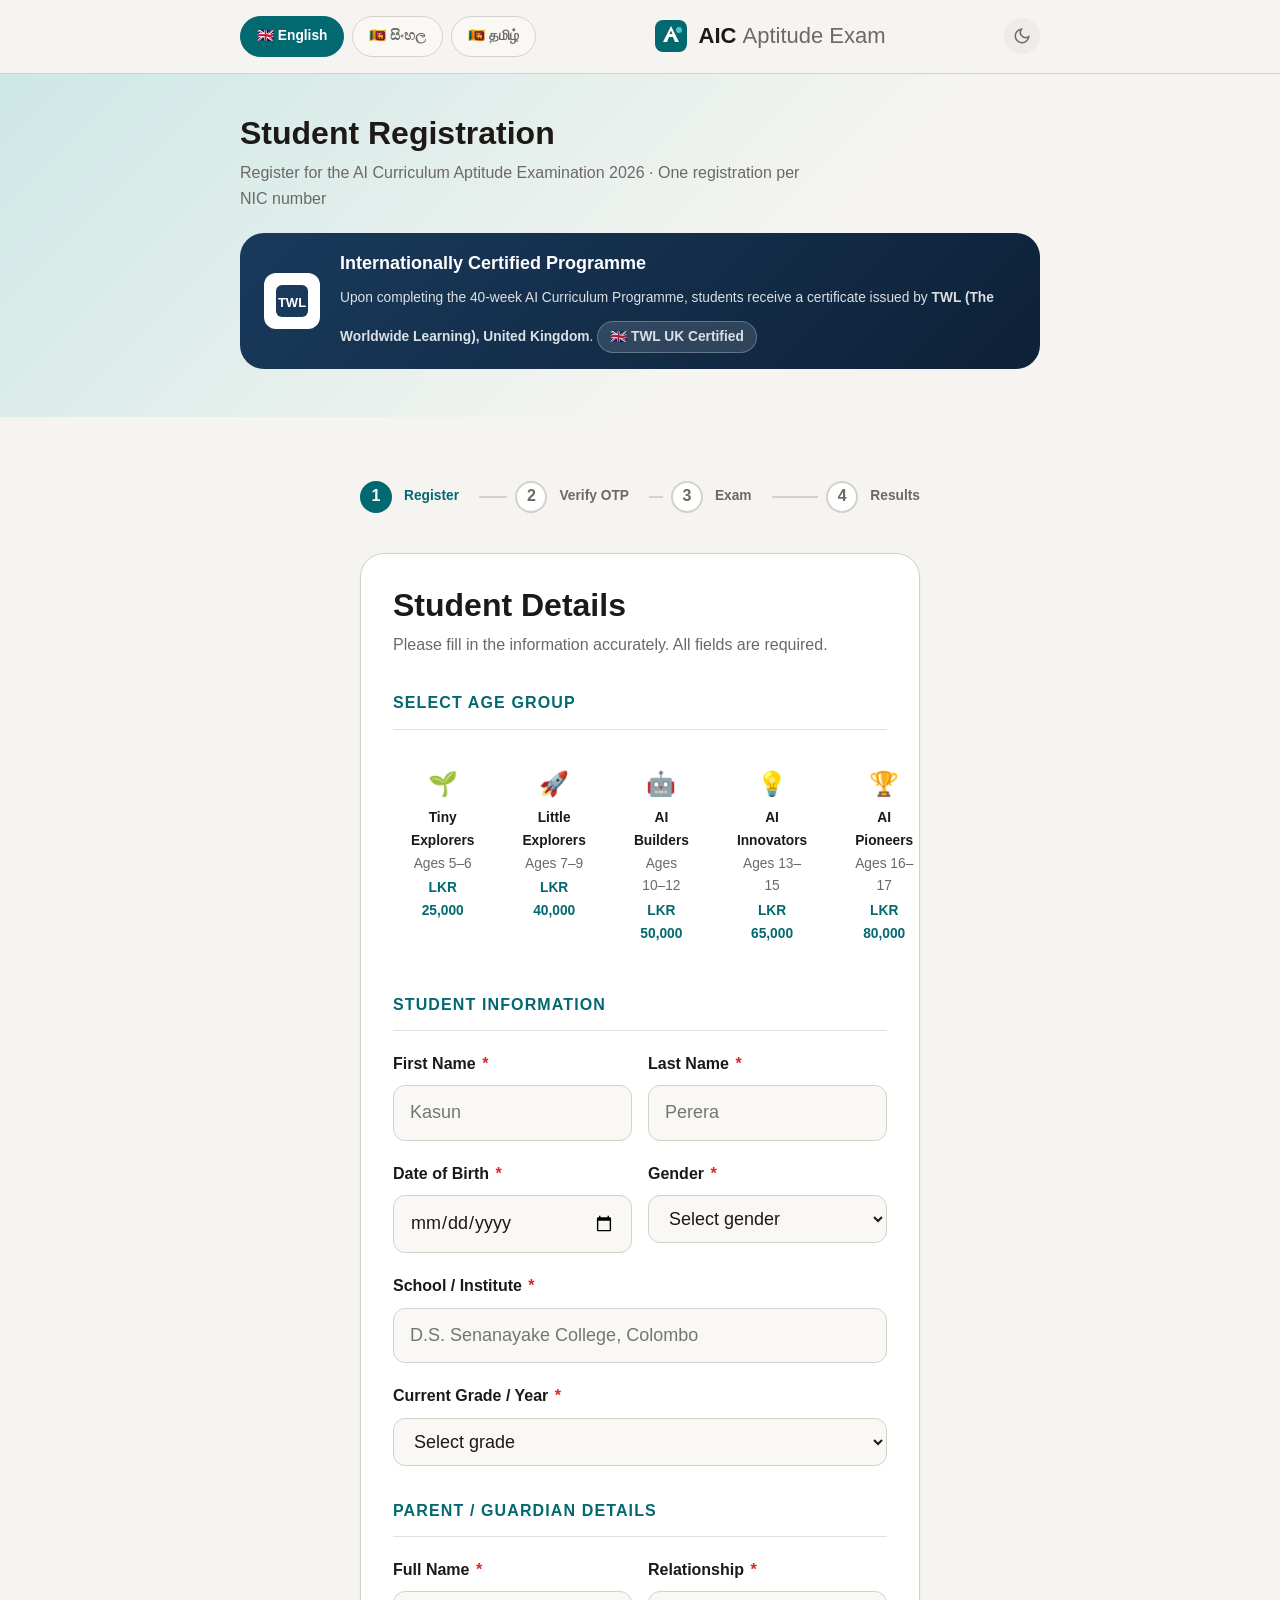
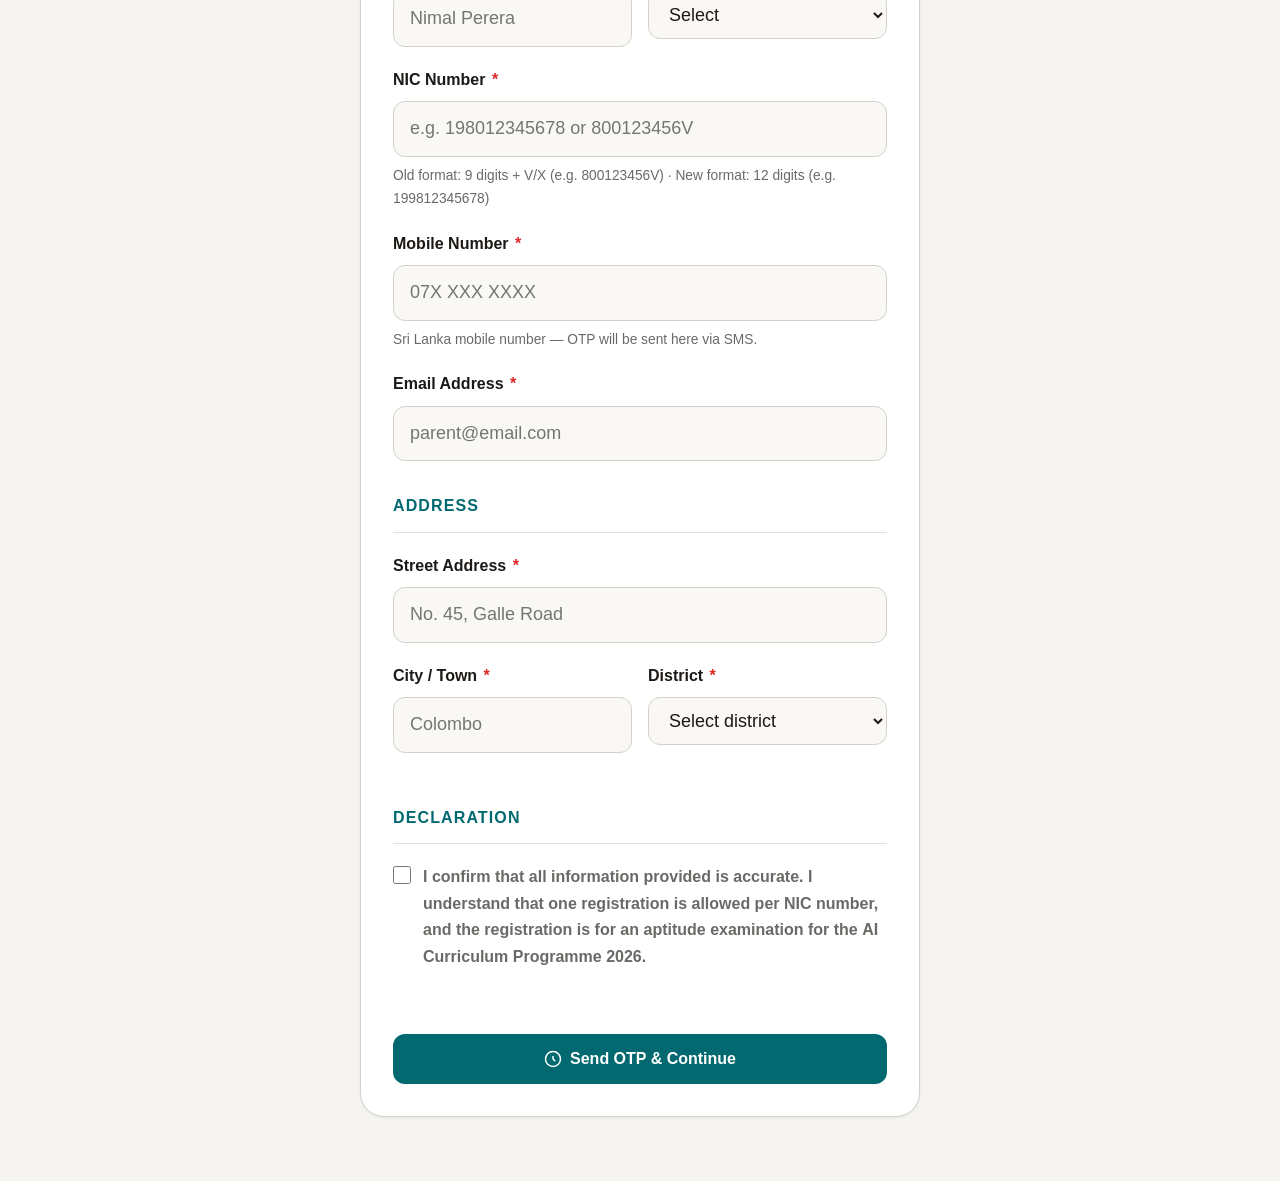
<file: index.html>
<!DOCTYPE html>
<html lang="en" data-step="registration">
<head>
<meta charset="UTF-8">
<meta name="viewport" content="width=device-width, initial-scale=1.0">
<title>Register — AIC Aptitude Exam 2026</title>
<link rel="stylesheet" href="css/style.css">
<script src="js/i18n.js"></script>
<style>
  .hero-band{background:linear-gradient(135deg,var(--primary-lit,#cde8e6) 0%,var(--bg) 60%);
    padding:var(--s10) 0 var(--s6)}
  .hero-band h1{font-size:var(--text-xl);font-weight:700;margin-bottom:var(--s2)}
  .hero-band p{color:var(--muted);font-size:var(--text-sm)}
  .age-cards{display:grid;grid-template-columns:repeat(5,1fr);gap:var(--s3);margin-top:var(--s4)}
  @media(max-width:900px){.age-cards{grid-template-columns:repeat(3,1fr)}}
  @media(max-width:500px){.age-cards{grid-template-columns:repeat(2,1fr)}}
  .age-card{padding:var(--s3) var(--s4);border-radius:var(--r-lg);text-align:center;
    border:2px solid transparent;cursor:pointer;transition:all var(--ease)}
  .age-card:hover{border-color:var(--primary);background:var(--primary-lit)}
  .age-card.active{border-color:var(--primary);background:var(--primary-lit)}
  .age-card .icon{font-size:1.5rem;margin-bottom:var(--s1)}
  .age-card .name{font-size:var(--text-xs);font-weight:700;color:var(--text)}
  .age-card .range{font-size:var(--text-xs);color:var(--muted)}
  .nic-status{font-size:var(--text-xs);margin-top:var(--s2);display:none}
  .nic-status.ok{color:var(--green);display:block}
  .nic-status.err{color:var(--red);display:block}
</style>
</head>
<body>
<header class="site-header">
  <div class="wrap--wide header-inner">
    <div id="langSwitcher" class="lang-switcher"></div>
    <a href="index.html" class="logo">
      <svg width="32" height="32" viewBox="0 0 32 32" fill="none" aria-label="AIC Logo">
        <rect width="32" height="32" rx="8" fill="var(--primary)"/>
        <path d="M16 6 L8 22 L12 22 L14 17 L18 17 L20 22 L24 22 Z M14.5 14 L16 10.5 L17.5 14 Z" fill="white"/>
        <circle cx="24" cy="10" r="3" fill="#4fc3ca"/>
      </svg>
      <span>AIC&nbsp;<span style="font-weight:400;color:var(--muted)">Aptitude Exam</span></span>
    </a>
    <button class="theme-btn" data-theme-toggle aria-label="Toggle dark mode">
      <svg width="18" height="18" viewBox="0 0 24 24" fill="none" stroke="currentColor" stroke-width="2"><path d="M21 12.79A9 9 0 1 1 11.21 3 7 7 0 0 0 21 12.79z"/></svg>
    </button>
  </div>
</header>

<div class="hero-band page-bg-grad">
  <div class="wrap--wide">
    <h1 id="heroTitle">Student Registration</h1>
    <p id="heroSub">Register for the AI Curriculum Aptitude Examination 2026 · One registration per NIC number</p>
    <div class="twl-banner" style="margin-top:var(--s5);padding:var(--s4) var(--s6)">
      <div class="twl-logo">
        <svg width="32" height="32" viewBox="0 0 32 32" fill="none">
          <rect width="32" height="32" rx="6" fill="#1a3a5c"/>
          <text x="16" y="22" text-anchor="middle" fill="white" font-weight="900" font-size="13" font-family="sans-serif">TWL</text>
        </svg>
      </div>
      <div class="twl-body">
        <div class="twl-title">Internationally Certified Programme</div>
        <div class="twl-text">Upon completing the 40-week AI Curriculum Programme, students receive a certificate issued by <strong>TWL (The Worldwide Learning), United Kingdom</strong>.
          <div class="twl-badge">🇬🇧 TWL UK Certified</div>
        </div>
      </div>
    </div>
  </div>
</div>

<div class="page-section">
  <div class="wrap">

    <!-- Progress stepper -->
    <div class="stepper" id="stepper">
      <div class="step active" id="st1"><div class="step-num">1</div><div class="step-label">Register</div><div class="step-line"></div></div>
      <div class="step" id="st2"><div class="step-num">2</div><div class="step-label">Verify OTP</div><div class="step-line"></div></div>
      <div class="step" id="st3"><div class="step-num">3</div><div class="step-label">Exam</div><div class="step-line"></div></div>
      <div class="step" id="st4"><div class="step-num">4</div><div class="step-label">Results</div></div>
    </div>

    <div id="alertBox"></div>

    <div class="card">
      <div class="card-header">
        <h1>Student Details</h1>
        <p>Please fill in the information accurately. All fields are required.</p>
      </div>

      <form id="regForm" novalidate>

        <!-- Age group selector -->
        <div class="form-section">
          <div class="form-section-title">Select Age Group</div>
          <div class="age-cards" id="ageCards">
            <div class="age-card" data-group="56" data-min="5" data-max="6">
              <div class="icon">🌱</div>
              <div class="name">Tiny Explorers</div>
              <div class="range">Ages 5–6</div>
              <div class="range" style="color:var(--primary);font-weight:700;margin-top:2px">LKR 25,000</div>
            </div>
            <div class="age-card" data-group="79" data-min="7" data-max="9">
              <div class="icon">🚀</div>
              <div class="name">Little Explorers</div>
              <div class="range">Ages 7–9</div>
              <div class="range" style="color:var(--primary);font-weight:700;margin-top:2px">LKR 40,000</div>
            </div>
            <div class="age-card" data-group="1012" data-min="10" data-max="12">
              <div class="icon">🤖</div>
              <div class="name">AI Builders</div>
              <div class="range">Ages 10–12</div>
              <div class="range" style="color:var(--primary);font-weight:700;margin-top:2px">LKR 50,000</div>
            </div>
            <div class="age-card" data-group="1315" data-min="13" data-max="15">
              <div class="icon">💡</div>
              <div class="name">AI Innovators</div>
              <div class="range">Ages 13–15</div>
              <div class="range" style="color:var(--primary);font-weight:700;margin-top:2px">LKR 65,000</div>
            </div>
            <div class="age-card" data-group="1617" data-min="16" data-max="17">
              <div class="icon">🏆</div>
              <div class="name">AI Pioneers</div>
              <div class="range">Ages 16–17</div>
              <div class="range" style="color:var(--primary);font-weight:700;margin-top:2px">LKR 80,000</div>
            </div>
          </div>
          <input type="hidden" id="ageGroup" name="ageGroup">
          <div id="ageGroupError" class="field-error mt4">Please select an age group.</div>
        </div>

        <!-- Student info -->
        <div class="form-section">
          <div class="form-section-title">Student Information</div>
          <div class="field-row">
            <div class="field">
              <label for="firstName">First Name <span class="req">*</span></label>
              <input type="text" id="firstName" name="firstName" placeholder="Kasun" autocomplete="given-name">
              <div class="field-error" id="firstNameError">First name is required.</div>
            </div>
            <div class="field">
              <label for="lastName">Last Name <span class="req">*</span></label>
              <input type="text" id="lastName" name="lastName" placeholder="Perera" autocomplete="family-name">
              <div class="field-error" id="lastNameError">Last name is required.</div>
            </div>
          </div>
          <div class="field-row">
            <div class="field">
              <label for="dob">Date of Birth <span class="req">*</span></label>
              <input type="date" id="dob" name="dob">
              <div class="field-error" id="dobError">Please enter a valid date of birth.</div>
            </div>
            <div class="field">
              <label for="gender">Gender <span class="req">*</span></label>
              <select id="gender" name="gender">
                <option value="">Select gender</option>
                <option value="Male">Male</option>
                <option value="Female">Female</option>
                <option value="Other">Other / Prefer not to say</option>
              </select>
              <div class="field-error" id="genderError">Please select a gender.</div>
            </div>
          </div>
          <div class="field">
            <label for="school">School / Institute <span class="req">*</span></label>
            <input type="text" id="school" name="school" placeholder="D.S. Senanayake College, Colombo">
            <div class="field-error" id="schoolError">School name is required.</div>
          </div>
          <div class="field">
            <label for="grade">Current Grade / Year <span class="req">*</span></label>
            <select id="grade" name="grade">
              <option value="">Select grade</option>
              <option>Grade 1</option><option>Grade 2</option><option>Grade 3</option>
              <option>Grade 4</option><option>Grade 5</option><option>Grade 6</option>
              <option>Grade 7</option><option>Grade 8</option><option>Grade 9</option>
              <option>Grade 10</option><option>Grade 11</option>
            </select>
            <div class="field-error" id="gradeError">Please select a grade.</div>
          </div>
        </div>

        <!-- Parent / Guardian -->
        <div class="form-section">
          <div class="form-section-title">Parent / Guardian Details</div>
          <div class="field-row">
            <div class="field">
              <label for="parentName">Full Name <span class="req">*</span></label>
              <input type="text" id="parentName" name="parentName" placeholder="Nimal Perera" autocomplete="name">
              <div class="field-error" id="parentNameError">Parent name is required.</div>
            </div>
            <div class="field">
              <label for="parentRelation">Relationship <span class="req">*</span></label>
              <select id="parentRelation" name="parentRelation">
                <option value="">Select</option>
                <option value="Father">Father</option>
                <option value="Mother">Mother</option>
                <option value="Guardian">Guardian</option>
              </select>
              <div class="field-error" id="parentRelationError">Please select relationship.</div>
            </div>
          </div>
          <div class="field">
            <label for="parentNIC">NIC Number <span class="req">*</span></label>
            <input type="text" id="parentNIC" name="parentNIC" placeholder="e.g. 198012345678 or 800123456V" autocomplete="off" maxlength="12">
            <div class="nic-status" id="nicStatus"></div>
            <div class="field-hint">Old format: 9 digits + V/X (e.g. 800123456V) · New format: 12 digits (e.g. 199812345678)</div>
            <div class="field-error" id="parentNICError">Please enter a valid Sri Lanka NIC.</div>
          </div>
          <div class="field">
            <label for="parentPhone">Mobile Number <span class="req">*</span></label>
            <input type="tel" id="parentPhone" name="parentPhone" placeholder="07X XXX XXXX" autocomplete="tel" maxlength="10">
            <div class="field-hint">Sri Lanka mobile number — OTP will be sent here via SMS.</div>
            <div class="field-error" id="parentPhoneError">Please enter a valid 10-digit mobile number.</div>
          </div>
          <div class="field">
            <label for="parentEmail">Email Address <span class="req">*</span></label>
            <input type="email" id="parentEmail" name="parentEmail" placeholder="parent@email.com" autocomplete="email">
            <div class="field-error" id="parentEmailError">Please enter a valid email address.</div>
          </div>
        </div>

        <!-- Address -->
        <div class="form-section">
          <div class="form-section-title">Address</div>
          <div class="field">
            <label for="address">Street Address <span class="req">*</span></label>
            <input type="text" id="address" name="address" placeholder="No. 45, Galle Road">
            <div class="field-error" id="addressError">Address is required.</div>
          </div>
          <div class="field-row">
            <div class="field">
              <label for="city">City / Town <span class="req">*</span></label>
              <input type="text" id="city" name="city" placeholder="Colombo">
              <div class="field-error" id="cityError">City is required.</div>
            </div>
            <div class="field">
              <label for="district">District <span class="req">*</span></label>
              <select id="district" name="district">
                <option value="">Select district</option>
                <option>Colombo</option><option>Gampaha</option><option>Kalutara</option>
                <option>Kandy</option><option>Matale</option><option>Nuwara Eliya</option>
                <option>Galle</option><option>Matara</option><option>Hambantota</option>
                <option>Jaffna</option><option>Kilinochchi</option><option>Mannar</option>
                <option>Vavuniya</option><option>Mullaitivu</option><option>Batticaloa</option>
                <option>Ampara</option><option>Trincomalee</option><option>Kurunegala</option>
                <option>Puttalam</option><option>Anuradhapura</option><option>Polonnaruwa</option>
                <option>Badulla</option><option>Monaragala</option><option>Ratnapura</option>
                <option>Kegalle</option>
              </select>
              <div class="field-error" id="districtError">Please select a district.</div>
            </div>
          </div>
        </div>

        <!-- Declaration -->
        <div class="form-section">
          <div class="form-section-title">Declaration</div>
          <div class="field" style="display:flex;align-items:flex-start;gap:var(--s3)">
            <input type="checkbox" id="declaration" name="declaration" style="width:18px;height:18px;flex-shrink:0;margin-top:2px;accent-color:var(--primary)">
            <label for="declaration" style="font-size:var(--text-sm);color:var(--muted);cursor:pointer">
              I confirm that all information provided is accurate. I understand that one registration is allowed per NIC number, and the registration is for an aptitude examination for the <strong>AI Curriculum Programme 2026</strong>.
            </label>
          </div>
          <div class="field-error" id="declarationError">You must agree to continue.</div>
        </div>

        <button type="submit" class="btn btn-primary btn-full" id="submitBtn">
          <svg width="18" height="18" viewBox="0 0 24 24" fill="none" stroke="currentColor" stroke-width="2"><circle cx="12" cy="12" r="10"/><path d="M12 8v4l3 3"/></svg>
          Send OTP & Continue
        </button>

      </form>
    </div>

  </div>
</div>

<script src="js/app.js"></script>
<script>
  // Apply language on load
  document.getElementById('heroTitle').textContent = t('regTitle');
  document.getElementById('heroSub').textContent = 'Register for the AI Curriculum Aptitude Examination 2026 · One registration per NIC number';
  renderLangSwitcher('langSwitcher');
</script>
<script>
  // Theme toggle
  (function(){
    const t=document.querySelector('[data-theme-toggle]'),r=document.documentElement;
    let d=localStorage.getItem('aic_theme')||(matchMedia('(prefers-color-scheme:dark)').matches?'dark':'light');
    r.setAttribute('data-theme',d);
    updateThemeIcon(t,d);
    t&&t.addEventListener('click',()=>{
      d=d==='dark'?'light':'dark';
      r.setAttribute('data-theme',d);
      localStorage.setItem('aic_theme',d);
      updateThemeIcon(t,d);
    });
    function updateThemeIcon(btn,theme){
      if(!btn)return;
      btn.innerHTML=theme==='dark'
        ?'<svg width="18" height="18" viewBox="0 0 24 24" fill="none" stroke="currentColor" stroke-width="2"><circle cx="12" cy="12" r="5"/><path d="M12 1v2M12 21v2M4.22 4.22l1.42 1.42M18.36 18.36l1.42 1.42M1 12h2M21 12h2M4.22 19.78l1.42-1.42M18.36 5.64l1.42-1.42"/></svg>'
        :'<svg width="18" height="18" viewBox="0 0 24 24" fill="none" stroke="currentColor" stroke-width="2"><path d="M21 12.79A9 9 0 1 1 11.21 3 7 7 0 0 0 21 12.79z"/></svg>';
    }
  })();

  // Age group selection
  document.querySelectorAll('.age-card').forEach(card=>{
    card.addEventListener('click',()=>{
      document.querySelectorAll('.age-card').forEach(c=>c.classList.remove('active'));
      card.classList.add('active');
      document.getElementById('ageGroup').value=card.dataset.group;
      document.getElementById('ageGroupError').classList.remove('show');
    });
  });

  // NIC live validation
  document.getElementById('parentNIC').addEventListener('input',function(){
    const nic=this.value.trim();
    const status=document.getElementById('nicStatus');
    if(!nic){status.className='nic-status';return;}
    const v=validateNIC(nic);
    if(v.valid){
      // Check duplicate
      const regs=JSON.parse(localStorage.getItem('aic_registrations')||'[]');
      const dup=regs.find(r=>r.parentNIC===nic.toUpperCase());
      if(dup){
        status.textContent='⚠ This NIC is already registered (Index: '+dup.indexNumber+')';
        status.className='nic-status err';
      } else {
        status.textContent='✓ Valid NIC format';
        status.className='nic-status ok';
      }
    } else {
      status.textContent='✗ Invalid NIC format';
      status.className='nic-status err';
    }
  });

  // Form submit
  document.getElementById('regForm').addEventListener('submit',async function(e){
    e.preventDefault();
    clearErrors();

    const data={
      ageGroup:document.getElementById('ageGroup').value,
      firstName:document.getElementById('firstName').value.trim(),
      lastName:document.getElementById('lastName').value.trim(),
      dob:document.getElementById('dob').value,
      gender:document.getElementById('gender').value,
      school:document.getElementById('school').value.trim(),
      grade:document.getElementById('grade').value,
      parentName:document.getElementById('parentName').value.trim(),
      parentRelation:document.getElementById('parentRelation').value,
      parentNIC:document.getElementById('parentNIC').value.trim().toUpperCase(),
      parentPhone:document.getElementById('parentPhone').value.trim(),
      parentEmail:document.getElementById('parentEmail').value.trim(),
      address:document.getElementById('address').value.trim(),
      city:document.getElementById('city').value.trim(),
      district:document.getElementById('district').value,
      declaration:document.getElementById('declaration').checked
    };

    let valid=true;

    if(!data.ageGroup){showError('ageGroupError');valid=false;}
    if(!data.firstName){showError('firstNameError');markErr('firstName');valid=false;}
    if(!data.lastName){showError('lastNameError');markErr('lastName');valid=false;}

    // DOB + age group validation
    if(!data.dob){showError('dobError');markErr('dob');valid=false;}
    else {
      const age=calcAge(data.dob);
      const card=document.querySelector('.age-card.active');
      if(card){
        const mn=parseInt(card.dataset.min),mx=parseInt(card.dataset.max);
        if(age<mn||age>mx){
          showError('dobError','Age ('+age+') does not match selected group ('+mn+'–'+mx+').');
          markErr('dob');valid=false;
        }
      }
    }

    if(!data.gender){showError('genderError');markErr('gender');valid=false;}
    if(!data.school){showError('schoolError');markErr('school');valid=false;}
    if(!data.grade){showError('gradeError');markErr('grade');valid=false;}
    if(!data.parentName){showError('parentNameError');markErr('parentName');valid=false;}
    if(!data.parentRelation){showError('parentRelationError');markErr('parentRelation');valid=false;}

    const nicV=validateNIC(data.parentNIC);
    if(!nicV.valid){showError('parentNICError');markErr('parentNIC');valid=false;}
    else {
      const regs=JSON.parse(localStorage.getItem('aic_registrations')||'[]');
      const dup=regs.find(r=>r.parentNIC===data.parentNIC);
      if(dup){
        showAlert('This NIC has already been registered. Your index number is <strong>'+dup.indexNumber+'</strong>. You may proceed to the exam.','warn');
        valid=false;
      }
    }

    if(!validatePhone(data.parentPhone)){showError('parentPhoneError');markErr('parentPhone');valid=false;}
    if(!validateEmail(data.parentEmail)){showError('parentEmailError');markErr('parentEmail');valid=false;}
    if(!data.address){showError('addressError');markErr('address');valid=false;}
    if(!data.city){showError('cityError');markErr('city');valid=false;}
    if(!data.district){showError('districtError');markErr('district');valid=false;}
    if(!data.declaration){showError('declarationError');valid=false;}

    if(!valid)return;

    // Save pending session and send OTP
    const btn=document.getElementById('submitBtn');
    btn.disabled=true;
    btn.innerHTML='<svg class="spin" width="18" height="18" viewBox="0 0 24 24" fill="none" stroke="currentColor" stroke-width="2"><path d="M21 12a9 9 0 1 1-6.219-8.56"/></svg> Sending OTP…';

    // Store pending registration
    sessionStorage.setItem('aic_pending_reg',JSON.stringify(data));

    // Generate and send OTP
    const otp=generateOTP();
    sessionStorage.setItem('aic_pending_otp',otp);
    sessionStorage.setItem('aic_otp_phone',data.parentPhone);
    sessionStorage.setItem('aic_otp_ts',Date.now().toString());

    const sent=await sendOTP(data.parentPhone,otp,data.firstName+' '+data.lastName);

    if(sent.ok){
      window.location.href='otp.html';
    } else {
      btn.disabled=false;
      btn.innerHTML='<svg width="18" height="18" viewBox="0 0 24 24" fill="none" stroke="currentColor" stroke-width="2"><circle cx="12" cy="12" r="10"/><path d="M12 8v4l3 3"/></svg> Send OTP & Continue';
      showAlert(sent.msg||'Failed to send OTP. Please check the mobile number and try again.','error');
    }
  });

  function clearErrors(){
    document.querySelectorAll('.field-error.show').forEach(el=>el.classList.remove('show'));
    document.querySelectorAll('.error').forEach(el=>el.classList.remove('error'));
  }
  function showError(id,msg){
    const el=document.getElementById(id);
    if(el){if(msg)el.textContent=msg;el.classList.add('show');}
  }
  function markErr(id){
    const el=document.getElementById(id);
    if(el)el.classList.add('error');
  }
  function showAlert(msg,type='info'){
    const box=document.getElementById('alertBox');
    const icons={info:'ℹ️',success:'✅',warn:'⚠️',error:'❌'};
    box.innerHTML='<div class="alert alert-'+type+'">'+icons[type]+' <span>'+msg+'</span></div>';
    box.scrollIntoView({behavior:'smooth',block:'nearest'});
  }
  function calcAge(dob){
    const b=new Date(dob),n=new Date();
    let a=n.getFullYear()-b.getFullYear();
    if(n.getMonth()<b.getMonth()||(n.getMonth()===b.getMonth()&&n.getDate()<b.getDate()))a--;
    return a;
  }
</script>
</body>
</html>
</file>
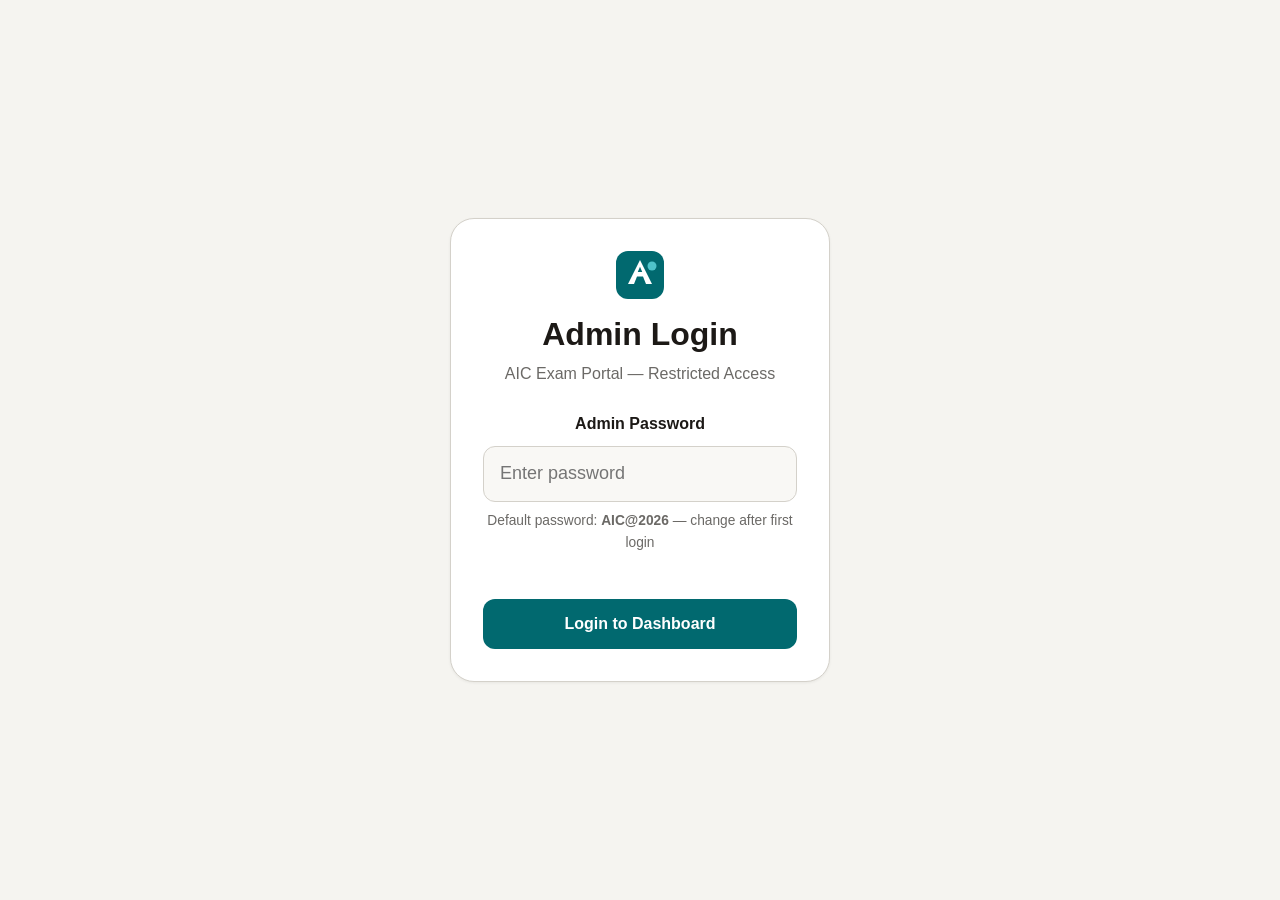
<file: admin.html>
<!DOCTYPE html>
<html lang="en">
<head>
<meta charset="UTF-8">
<meta name="viewport" content="width=device-width, initial-scale=1.0">
<title>Admin Dashboard — AIC Exam Portal 2026</title>
<link rel="stylesheet" href="css/style.css">
<style>
  /* ── Admin specific ── */
  .admin-layout{display:grid;grid-template-columns:220px 1fr;min-height:100dvh}
  @media(max-width:768px){.admin-layout{grid-template-columns:1fr}}
  /* Sidebar nav */
  .admin-nav{background:var(--surface);border-right:1px solid var(--border);
    padding:var(--s6);position:sticky;top:0;height:100dvh;overflow-y:auto}
  @media(max-width:768px){.admin-nav{display:none}}
  .admin-nav .brand{display:flex;align-items:center;gap:var(--s3);margin-bottom:var(--s8);
    font-family:var(--font-display);font-weight:700;font-size:var(--text-sm)}
  .nav-section{font-size:var(--text-xs);font-weight:700;text-transform:uppercase;
    letter-spacing:.07em;color:var(--muted);margin-bottom:var(--s3);padding-left:var(--s2)}
  .nav-item{display:flex;align-items:center;gap:var(--s3);padding:var(--s3) var(--s3);
    border-radius:var(--r-lg);font-size:var(--text-sm);font-weight:500;color:var(--muted);
    cursor:pointer;transition:all var(--ease);margin-bottom:var(--s1)}
  .nav-item:hover{background:var(--surface-off);color:var(--text)}
  .nav-item.active{background:var(--primary-lit);color:var(--primary);font-weight:600}
  .nav-item svg{flex-shrink:0}
  .nav-divider{height:1px;background:var(--divider);margin:var(--s4) 0}
  /* Main content */
  .admin-main{padding:var(--s8);overflow-x:auto}
  .admin-top{display:flex;align-items:center;justify-content:space-between;
    gap:var(--s4);margin-bottom:var(--s8);flex-wrap:wrap}
  .admin-title{font-size:var(--text-xl);font-weight:700}
  .admin-sub{font-size:var(--text-sm);color:var(--muted);margin-top:var(--s1)}
  /* KPI cards */
  .kpi-grid{display:grid;grid-template-columns:repeat(4,1fr);gap:var(--s4);margin-bottom:var(--s8)}
  @media(max-width:900px){.kpi-grid{grid-template-columns:repeat(2,1fr)}}
  @media(max-width:480px){.kpi-grid{grid-template-columns:1fr}}
  .kpi-card{background:var(--surface);border:1px solid var(--border);border-radius:var(--r-2xl);
    padding:var(--s6);position:relative;overflow:hidden}
  .kpi-card::before{content:'';position:absolute;top:0;left:0;right:0;height:3px;border-radius:var(--r-full)}
  .kpi-card.teal::before{background:var(--primary)}
  .kpi-card.green::before{background:var(--green)}
  .kpi-card.amber::before{background:var(--amber)}
  .kpi-card.purple::before{background:var(--purple)}
  .kpi-val{font-family:var(--font-display);font-size:var(--text-2xl);font-weight:700;
    color:var(--text);margin-bottom:var(--s1)}
  .kpi-lbl{font-size:var(--text-xs);color:var(--muted);font-weight:600;text-transform:uppercase;letter-spacing:.05em}
  .kpi-sub{font-size:var(--text-xs);color:var(--muted);margin-top:var(--s2)}
  /* Tab bar */
  .tab-bar{display:flex;gap:0;border-bottom:2px solid var(--border);margin-bottom:var(--s6)}
  .tab{padding:var(--s3) var(--s5);font-size:var(--text-sm);font-weight:600;
    color:var(--muted);cursor:pointer;border-bottom:2px solid transparent;margin-bottom:-2px;
    transition:all var(--ease)}
  .tab:hover{color:var(--text)}
  .tab.active{color:var(--primary);border-bottom-color:var(--primary)}
  /* Table */
  .data-table-wrap{overflow-x:auto;border-radius:var(--r-xl);border:1px solid var(--border)}
  .data-table{width:100%;font-size:var(--text-xs);border-collapse:collapse}
  .data-table th{background:var(--surface-off);padding:var(--s3) var(--s4);
    text-align:left;font-weight:700;text-transform:uppercase;letter-spacing:.05em;
    color:var(--muted);white-space:nowrap;border-bottom:1px solid var(--border)}
  .data-table td{padding:var(--s3) var(--s4);border-bottom:1px solid var(--divider);
    vertical-align:middle;white-space:nowrap}
  .data-table tr:last-child td{border-bottom:none}
  .data-table tr:hover td{background:var(--surface-off)}
  .data-table .index-cell{font-family:var(--font-display);font-weight:700;color:var(--primary);font-size:var(--text-xs)}
  /* Score pill */
  .score-pill{display:inline-flex;align-items:center;padding:2px 8px;border-radius:var(--r-full);
    font-weight:700;font-size:.65rem}
  .score-pill.gold{background:var(--gold-bg);color:var(--gold)}
  .score-pill.silver{background:var(--blue-bg);color:var(--blue)}
  .score-pill.bronze{background:var(--amber-bg);color:var(--amber)}
  .score-pill.none{background:var(--surface-off);color:var(--muted)}
  /* Toolbar */
  .table-toolbar{display:flex;align-items:center;gap:var(--s3);margin-bottom:var(--s4);flex-wrap:wrap}
  .search-box{display:flex;align-items:center;gap:var(--s2);background:var(--surface);
    border:1.5px solid var(--border);border-radius:var(--r-lg);padding:var(--s2) var(--s4);
    flex:1;min-width:200px}
  .search-box input{border:none;background:none;outline:none;font-size:var(--text-sm);
    color:var(--text);width:100%}
  .filter-select{padding:var(--s2) var(--s4);border:1.5px solid var(--border);
    border-radius:var(--r-lg);background:var(--surface);color:var(--text);
    font-size:var(--text-sm);cursor:pointer}
  .filter-select:focus{border-color:var(--primary);outline:none}
  /* Empty state */
  .empty-state{text-align:center;padding:var(--s16) var(--s8);color:var(--muted)}
  .empty-state svg{margin:0 auto var(--s4);opacity:.3}
  .empty-state p{font-size:var(--text-sm)}
  /* Fee summary */
  .fee-summary{display:grid;grid-template-columns:repeat(3,1fr);gap:var(--s4);margin-bottom:var(--s6)}
  @media(max-width:600px){.fee-summary{grid-template-columns:1fr}}
  .fee-box{background:var(--surface);border:1px solid var(--border);border-radius:var(--r-xl);padding:var(--s5)}
  .fee-box .val{font-family:var(--font-display);font-size:var(--text-lg);font-weight:700;color:var(--primary)}
  .fee-box .lbl{font-size:var(--text-xs);color:var(--muted);margin-top:var(--s1)}
  /* Bar chart */
  .bar-chart{display:flex;flex-direction:column;gap:var(--s3)}
  .bar-row{display:flex;align-items:center;gap:var(--s3)}
  .bar-label{font-size:var(--text-xs);color:var(--muted);min-width:140px;text-align:right}
  .bar-outer{flex:1;height:24px;background:var(--surface-off);border-radius:var(--r-full);overflow:hidden}
  .bar-inner{height:100%;border-radius:var(--r-full);background:var(--primary);
    display:flex;align-items:center;padding-left:var(--s3);
    font-size:.6rem;font-weight:700;color:#fff;transition:width .8s cubic-bezier(.16,1,.3,1)}
  .bar-val{font-size:var(--text-xs);color:var(--text);min-width:30px;font-weight:600}
  /* Login screen */
  .login-overlay{position:fixed;inset:0;background:var(--bg);z-index:500;
    display:flex;align-items:center;justify-content:center;padding:var(--s8)}
  .login-card{max-width:380px;width:100%;text-align:center}
  /* Group colour accents */
  .g56{color:var(--amber)}.g79{color:var(--blue)}.g1012{color:var(--green)}.g1315{color:var(--purple)}.g1617{color:var(--teal,var(--primary))}
  /* Section panel */
  .panel{display:none}
  .panel.active{display:block}
  /* CSV export row */
  .export-bar{display:flex;gap:var(--s3);flex-wrap:wrap;margin-bottom:var(--s5)}
  /* Fee structure table */
  .fee-struct{width:100%;font-size:var(--text-sm);border-collapse:collapse}
  .fee-struct th,.fee-struct td{padding:var(--s3) var(--s5);border-bottom:1px solid var(--divider);text-align:left}
  .fee-struct th{font-weight:700;color:var(--muted);font-size:var(--text-xs);text-transform:uppercase;letter-spacing:.05em}
  .fee-struct td:last-child,.fee-struct th:last-child{text-align:right}
</style>
</head>
<body>

<!-- ── LOGIN OVERLAY ─────────────────────────────────────────────────────── -->
<div class="login-overlay" id="loginOverlay">
  <div class="login-card">
    <div class="card">
      <div style="margin-bottom:var(--s6)">
        <svg width="48" height="48" viewBox="0 0 32 32" fill="none" style="margin:0 auto var(--s4)">
          <rect width="32" height="32" rx="8" fill="var(--primary)"/>
          <path d="M16 6 L8 22 L12 22 L14 17 L18 17 L20 22 L24 22 Z M14.5 14 L16 10.5 L17.5 14 Z" fill="white"/>
          <circle cx="24" cy="10" r="3" fill="#4fc3ca"/>
        </svg>
        <h2 style="font-size:var(--text-xl);font-weight:700;margin-bottom:var(--s2)">Admin Login</h2>
        <p style="font-size:var(--text-sm);color:var(--muted)">AIC Exam Portal — Restricted Access</p>
      </div>
      <div class="field">
        <label for="adminPass">Admin Password</label>
        <input type="password" id="adminPass" placeholder="Enter password" autocomplete="current-password">
        <div class="field-hint">Default password: <strong>AIC@2026</strong> — change after first login</div>
      </div>
      <div class="alert alert-error mt4 hidden" id="loginError">Incorrect password. Please try again.</div>
      <button class="btn btn-primary btn-full mt6" onclick="doLogin()">Login to Dashboard</button>
    </div>
  </div>
</div>

<!-- ── MAIN DASHBOARD ─────────────────────────────────────────────────────── -->
<div class="admin-layout" id="dashboardArea" style="display:none">

  <!-- Sidebar -->
  <nav class="admin-nav">
    <div class="brand">
      <svg width="28" height="28" viewBox="0 0 32 32" fill="none">
        <rect width="32" height="32" rx="8" fill="var(--primary)"/>
        <path d="M16 6 L8 22 L12 22 L14 17 L18 17 L20 22 L24 22 Z M14.5 14 L16 10.5 L17.5 14 Z" fill="white"/>
        <circle cx="24" cy="10" r="3" fill="#4fc3ca"/>
      </svg>
      <span>AIC Admin</span>
    </div>

    <div class="nav-section">Overview</div>
    <div class="nav-item active" onclick="showPanel('overview',this)">
      <svg width="16" height="16" viewBox="0 0 24 24" fill="none" stroke="currentColor" stroke-width="2"><rect x="3" y="3" width="7" height="7"/><rect x="14" y="3" width="7" height="7"/><rect x="14" y="14" width="7" height="7"/><rect x="3" y="14" width="7" height="7"/></svg>
      Dashboard
    </div>

    <div class="nav-divider"></div>
    <div class="nav-section">Data</div>
    <div class="nav-item" onclick="showPanel('registrations',this)">
      <svg width="16" height="16" viewBox="0 0 24 24" fill="none" stroke="currentColor" stroke-width="2"><path d="M17 21v-2a4 4 0 0 0-4-4H5a4 4 0 0 0-4 4v2"/><circle cx="9" cy="7" r="4"/><path d="M23 21v-2a4 4 0 0 0-3-3.87M16 3.13a4 4 0 0 1 0 7.75"/></svg>
      Registrations
    </div>
    <div class="nav-item" onclick="showPanel('results',this)">
      <svg width="16" height="16" viewBox="0 0 24 24" fill="none" stroke="currentColor" stroke-width="2"><polyline points="22 12 18 12 15 21 9 3 6 12 2 12"/></svg>
      Exam Results
    </div>
    <div class="nav-item" onclick="showPanel('fees',this)">
      <svg width="16" height="16" viewBox="0 0 24 24" fill="none" stroke="currentColor" stroke-width="2"><line x1="12" y1="1" x2="12" y2="23"/><path d="M17 5H9.5a3.5 3.5 0 0 0 0 7h5a3.5 3.5 0 0 1 0 7H6"/></svg>
      Fee Summary
    </div>

    <div class="nav-divider"></div>
    <div class="nav-section">Export</div>
    <div class="nav-item" onclick="showPanel('export',this)">
      <svg width="16" height="16" viewBox="0 0 24 24" fill="none" stroke="currentColor" stroke-width="2"><path d="M21 15v4a2 2 0 0 1-2 2H5a2 2 0 0 1-2-2v-4"/><polyline points="7 10 12 15 17 10"/><line x1="12" y1="15" x2="12" y2="3"/></svg>
      Export CSV
    </div>

    <div class="nav-divider"></div>
    <div class="nav-item" onclick="doLogout()">
      <svg width="16" height="16" viewBox="0 0 24 24" fill="none" stroke="currentColor" stroke-width="2"><path d="M9 21H5a2 2 0 0 1-2-2V5a2 2 0 0 1 2-2h4"/><polyline points="16 17 21 12 16 7"/><line x1="21" y1="12" x2="9" y2="12"/></svg>
      Logout
    </div>
  </nav>

  <!-- Main content -->
  <main class="admin-main">
    <div class="admin-top">
      <div>
        <div class="admin-title" id="panelTitle">Dashboard Overview</div>
        <div class="admin-sub" id="panelSub">AIC Aptitude Exam Portal 2026 — Live Data</div>
      </div>
      <div style="display:flex;gap:var(--s3);align-items:center">
        <button class="btn btn-ghost" onclick="refreshAll()" style="font-size:var(--text-xs)">
          <svg width="14" height="14" viewBox="0 0 24 24" fill="none" stroke="currentColor" stroke-width="2"><polyline points="23 4 23 10 17 10"/><path d="M20.49 15a9 9 0 1 1-2.12-9.36L23 10"/></svg>
          Refresh
        </button>
        <button class="theme-btn" data-theme-toggle aria-label="Toggle dark mode">
          <svg width="18" height="18" viewBox="0 0 24 24" fill="none" stroke="currentColor" stroke-width="2"><path d="M21 12.79A9 9 0 1 1 11.21 3 7 7 0 0 0 21 12.79z"/></svg>
        </button>
        <a href="index.html" class="btn btn-ghost" style="font-size:var(--text-xs)">← Back to Portal</a>
      </div>
    </div>

    <!-- ── OVERVIEW PANEL ── -->
    <div class="panel active" id="panel-overview">
      <div class="kpi-grid" id="kpiGrid"></div>

      <div style="display:grid;grid-template-columns:1fr 1fr;gap:var(--s6)">
        <div class="card">
          <div style="font-size:var(--text-sm);font-weight:700;margin-bottom:var(--s5)">Registrations by Age Group</div>
          <div class="bar-chart" id="groupBarChart"></div>
        </div>
        <div class="card">
          <div style="font-size:var(--text-sm);font-weight:700;margin-bottom:var(--s5)">Score Distribution</div>
          <div class="bar-chart" id="scoreBarChart"></div>
        </div>
      </div>

      <div class="card mt8">
        <div style="font-size:var(--text-sm);font-weight:700;margin-bottom:var(--s5)">Recent Registrations (Latest 5)</div>
        <div class="data-table-wrap" id="recentTable"></div>
      </div>
    </div>

    <!-- ── REGISTRATIONS PANEL ── -->
    <div class="panel" id="panel-registrations">
      <div class="table-toolbar">
        <div class="search-box">
          <svg width="14" height="14" viewBox="0 0 24 24" fill="none" stroke="var(--muted)" stroke-width="2"><circle cx="11" cy="11" r="8"/><line x1="21" y1="21" x2="16.65" y2="16.65"/></svg>
          <input type="text" id="regSearch" placeholder="Search name, NIC, index number…" oninput="filterRegs()">
        </div>
        <select class="filter-select" id="regGroupFilter" onchange="filterRegs()">
          <option value="">All Age Groups</option>
          <option value="56">Tiny Explorers (5–6)</option>
          <option value="79">Little Explorers (7–9)</option>
          <option value="1012">AI Builders (10–12)</option>
          <option value="1315">AI Innovators (13–15)</option>
          <option value="1617">AI Pioneers (16–17)</option>
        </select>
        <select class="filter-select" id="regStatusFilter" onchange="filterRegs()">
          <option value="">All Status</option>
          <option value="pending">Pending Exam</option>
          <option value="completed">Completed</option>
        </select>
        <button class="btn btn-primary" onclick="exportRegistrationsCSV()" style="font-size:var(--text-xs)">
          <svg width="14" height="14" viewBox="0 0 24 24" fill="none" stroke="currentColor" stroke-width="2"><path d="M21 15v4a2 2 0 0 1-2 2H5a2 2 0 0 1-2-2v-4"/><polyline points="7 10 12 15 17 10"/><line x1="12" y1="15" x2="12" y2="3"/></svg>
          Export CSV
        </button>
      </div>
      <div class="data-table-wrap">
        <table class="data-table" id="regTable">
          <thead>
            <tr>
              <th>Index No.</th><th>Student Name</th><th>Age Group</th><th>DOB</th>
              <th>School</th><th>Parent NIC</th><th>Mobile</th><th>District</th>
              <th>Exam Status</th><th>Registered At</th>
            </tr>
          </thead>
          <tbody id="regTbody"></tbody>
        </table>
      </div>
      <div class="empty-state hidden" id="regEmpty">
        <svg width="48" height="48" viewBox="0 0 24 24" fill="none" stroke="currentColor" stroke-width="1.5"><path d="M17 21v-2a4 4 0 0 0-4-4H5a4 4 0 0 0-4 4v2"/><circle cx="9" cy="7" r="4"/></svg>
        <p>No registrations found.</p>
      </div>
    </div>

    <!-- ── RESULTS PANEL ── -->
    <div class="panel" id="panel-results">
      <div class="table-toolbar">
        <div class="search-box">
          <svg width="14" height="14" viewBox="0 0 24 24" fill="none" stroke="var(--muted)" stroke-width="2"><circle cx="11" cy="11" r="8"/><line x1="21" y1="21" x2="16.65" y2="16.65"/></svg>
          <input type="text" id="resSearch" placeholder="Search index, name…" oninput="filterResults()">
        </div>
        <select class="filter-select" id="resGroupFilter" onchange="filterResults()">
          <option value="">All Groups</option>
          <option value="56">Tiny Explorers</option>
          <option value="79">Little Explorers</option>
          <option value="1012">AI Builders</option>
          <option value="1315">AI Innovators</option>
          <option value="1617">AI Pioneers</option>
        </select>
        <select class="filter-select" id="resDiscountFilter" onchange="filterResults()">
          <option value="">All Tiers</option>
          <option value="70">Gold (70%)</option>
          <option value="60">Silver (60%)</option>
          <option value="50">Bronze (50%)</option>
          <option value="0">No Discount</option>
        </select>
        <button class="btn btn-primary" onclick="exportResultsCSV()" style="font-size:var(--text-xs)">
          <svg width="14" height="14" viewBox="0 0 24 24" fill="none" stroke="currentColor" stroke-width="2"><path d="M21 15v4a2 2 0 0 1-2 2H5a2 2 0 0 1-2-2v-4"/><polyline points="7 10 12 15 17 10"/><line x1="12" y1="15" x2="12" y2="3"/></svg>
          Export CSV
        </button>
      </div>
      <div class="data-table-wrap">
        <table class="data-table" id="resTable">
          <thead>
            <tr>
              <th>Index No.</th><th>Student Name</th><th>Age Group</th><th>Score %</th>
              <th>Correct</th><th>Total Qs</th><th>Time Taken</th>
              <th>Tier</th><th>Base Fee</th><th>Discount</th><th>Payable Fee</th><th>Submitted At</th>
            </tr>
          </thead>
          <tbody id="resTbody"></tbody>
        </table>
      </div>
      <div class="empty-state hidden" id="resEmpty">
        <svg width="48" height="48" viewBox="0 0 24 24" fill="none" stroke="currentColor" stroke-width="1.5"><polyline points="22 12 18 12 15 21 9 3 6 12 2 12"/></svg>
        <p>No exam results yet.</p>
      </div>
    </div>

    <!-- ── FEE SUMMARY PANEL ── -->
    <div class="panel" id="panel-fees">
      <div class="fee-summary" id="feeSummaryBoxes"></div>
      <div class="card" style="margin-bottom:var(--s6)">
        <div style="font-size:var(--text-sm);font-weight:700;margin-bottom:var(--s5)">Fee Structure</div>
        <table class="fee-struct">
          <thead><tr><th>Age Group</th><th>Ages</th><th>Questions</th><th>Base Annual Fee</th></tr></thead>
          <tbody>
            <tr><td><span class="badge badge-amber">Tiny Explorers</span></td><td>5–6</td><td>15</td><td style="font-weight:700;color:var(--primary)">LKR 25,000</td></tr>
            <tr><td><span class="badge badge-blue">Little Explorers</span></td><td>7–9</td><td>20</td><td style="font-weight:700;color:var(--primary)">LKR 40,000</td></tr>
            <tr><td><span class="badge badge-green">AI Builders</span></td><td>10–12</td><td>30</td><td style="font-weight:700;color:var(--primary)">LKR 50,000</td></tr>
            <tr><td><span class="badge badge-purple">AI Innovators</span></td><td>13–15</td><td>40</td><td style="font-weight:700;color:var(--primary)">LKR 65,000</td></tr>
            <tr><td><span class="badge badge-teal">AI Pioneers</span></td><td>16–17</td><td>40</td><td style="font-weight:700;color:var(--primary)">LKR 80,000</td></tr>
          </tbody>
        </table>
      </div>
      <div class="card">
        <div style="font-size:var(--text-sm);font-weight:700;margin-bottom:var(--s3)">Scholarship Tiers</div>
        <table class="fee-struct">
          <thead><tr><th>Tier</th><th>Score Range</th><th>Discount</th></tr></thead>
          <tbody>
            <tr><td><span class="score-pill gold">🥇 Gold</span></td><td>80% and above</td><td style="font-weight:700;color:var(--green)">70% OFF</td></tr>
            <tr><td><span class="score-pill silver">🥈 Silver</span></td><td>70% – 79%</td><td style="font-weight:700;color:var(--blue)">60% OFF</td></tr>
            <tr><td><span class="score-pill bronze">🥉 Bronze</span></td><td>60% – 69%</td><td style="font-weight:700;color:var(--amber)">50% OFF</td></tr>
            <tr><td><span class="score-pill none">No Scholarship</span></td><td>Below 60%</td><td style="color:var(--muted)">Full Fee</td></tr>
          </tbody>
        </table>
      </div>
    </div>

    <!-- ── EXPORT PANEL ── -->
    <div class="panel" id="panel-export">
      <div style="display:grid;grid-template-columns:1fr 1fr;gap:var(--s6)">
        <div class="card">
          <div style="font-size:var(--text-lg);font-weight:700;margin-bottom:var(--s3)">
            <svg width="20" height="20" viewBox="0 0 24 24" fill="none" stroke="var(--primary)" stroke-width="2" style="display:inline;vertical-align:middle;margin-right:6px"><path d="M17 21v-2a4 4 0 0 0-4-4H5a4 4 0 0 0-4 4v2"/><circle cx="9" cy="7" r="4"/></svg>
            Registrations CSV
          </div>
          <p style="font-size:var(--text-sm);color:var(--muted);margin-bottom:var(--s5)">
            All registered students with parent/guardian details, age group, school, district, and exam status.
          </p>
          <div id="regCountBadge" class="badge badge-teal" style="margin-bottom:var(--s5)">0 records</div>
          <div style="display:flex;flex-direction:column;gap:var(--s3)">
            <button class="btn btn-primary" onclick="exportRegistrationsCSV()">
              <svg width="16" height="16" viewBox="0 0 24 24" fill="none" stroke="currentColor" stroke-width="2"><path d="M21 15v4a2 2 0 0 1-2 2H5a2 2 0 0 1-2-2v-4"/><polyline points="7 10 12 15 17 10"/><line x1="12" y1="15" x2="12" y2="3"/></svg>
              Download registrations.csv
            </button>
            <button class="btn btn-ghost" onclick="exportGroupCSV('56')">Export: Tiny Explorers only</button>
            <button class="btn btn-ghost" onclick="exportGroupCSV('79')">Export: Little Explorers only</button>
            <button class="btn btn-ghost" onclick="exportGroupCSV('1012')">Export: AI Builders only</button>
            <button class="btn btn-ghost" onclick="exportGroupCSV('1315')">Export: AI Innovators only</button>
            <button class="btn btn-ghost" onclick="exportGroupCSV('1617')">Export: AI Pioneers only</button>
          </div>
        </div>
        <div class="card">
          <div style="font-size:var(--text-lg);font-weight:700;margin-bottom:var(--s3)">
            <svg width="20" height="20" viewBox="0 0 24 24" fill="none" stroke="var(--primary)" stroke-width="2" style="display:inline;vertical-align:middle;margin-right:6px"><polyline points="22 12 18 12 15 21 9 3 6 12 2 12"/></svg>
            Exam Results CSV
          </div>
          <p style="font-size:var(--text-sm);color:var(--muted);margin-bottom:var(--s5)">
            All exam results including score, scholarship tier, base fee, discount amount, and final payable fee.
          </p>
          <div id="resCountBadge" class="badge badge-teal" style="margin-bottom:var(--s5)">0 records</div>
          <div style="display:flex;flex-direction:column;gap:var(--s3)">
            <button class="btn btn-primary" onclick="exportResultsCSV()">
              <svg width="16" height="16" viewBox="0 0 24 24" fill="none" stroke="currentColor" stroke-width="2"><path d="M21 15v4a2 2 0 0 1-2 2H5a2 2 0 0 1-2-2v-4"/><polyline points="7 10 12 15 17 10"/><line x1="12" y1="15" x2="12" y2="3"/></svg>
              Download exam_results.csv
            </button>
            <button class="btn btn-primary btn-success" onclick="exportCombinedCSV()">
              <svg width="16" height="16" viewBox="0 0 24 24" fill="none" stroke="currentColor" stroke-width="2"><path d="M14 2H6a2 2 0 0 0-2 2v16a2 2 0 0 0 2 2h12a2 2 0 0 0 2-2V8z"/><polyline points="14 2 14 8 20 8"/></svg>
              Download combined_report.csv
            </button>
            <button class="btn btn-ghost" onclick="exportDiscountCSV('70')">Export: Gold tier only</button>
            <button class="btn btn-ghost" onclick="exportDiscountCSV('60')">Export: Silver tier only</button>
            <button class="btn btn-ghost" onclick="exportDiscountCSV('50')">Export: Bronze tier only</button>
          </div>
        </div>
      </div>

      <div class="card mt8">
        <div style="font-size:var(--text-sm);font-weight:700;margin-bottom:var(--s4)">Load Sample Data (for testing)</div>
        <p style="font-size:var(--text-sm);color:var(--muted);margin-bottom:var(--s4)">
          Populate the dashboard with sample registrations and exam results to preview all features.
        </p>
        <button class="btn btn-ghost" onclick="loadSampleData()">
          Load Sample Data
        </button>
        <button class="btn btn-danger" style="margin-left:var(--s3)" onclick="clearAllData()">
          Clear All Data
        </button>
      </div>
    </div>

  </main>
</div>

<script src="js/app.js"></script>
<script>
// ── THEME ────────────────────────────────────────────────────────────────────
(function(){
  const t=document.querySelector('[data-theme-toggle]'),r=document.documentElement;
  let d=localStorage.getItem('aic_theme')||(matchMedia('(prefers-color-scheme:dark)').matches?'dark':'light');
  r.setAttribute('data-theme',d);
  updateIcon(t,d);
  t&&t.addEventListener('click',()=>{d=d==='dark'?'light':'dark';r.setAttribute('data-theme',d);localStorage.setItem('aic_theme',d);updateIcon(t,d);});
  function updateIcon(btn,theme){if(!btn)return;btn.innerHTML=theme==='dark'?'<svg width="18" height="18" viewBox="0 0 24 24" fill="none" stroke="currentColor" stroke-width="2"><circle cx="12" cy="12" r="5"/><path d="M12 1v2M12 21v2M4.22 4.22l1.42 1.42M18.36 18.36l1.42 1.42M1 12h2M21 12h2M4.22 19.78l1.42-1.42M18.36 5.64l1.42-1.42"/></svg>':'<svg width="18" height="18" viewBox="0 0 24 24" fill="none" stroke="currentColor" stroke-width="2"><path d="M21 12.79A9 9 0 1 1 11.21 3 7 7 0 0 0 21 12.79z"/></svg>';}
})();

// ── LOGIN ────────────────────────────────────────────────────────────────────
const ADMIN_PASS = 'AIC@2026';
function doLogin(){
  const p=document.getElementById('adminPass').value;
  if(p===ADMIN_PASS){
    document.getElementById('loginOverlay').style.display='none';
    document.getElementById('dashboardArea').style.display='grid';
    sessionStorage.setItem('aic_admin_auth','1');
    refreshAll();
  } else {
    document.getElementById('loginError').classList.remove('hidden');
  }
}
document.getElementById('adminPass').addEventListener('keydown',e=>{if(e.key==='Enter')doLogin();});
function doLogout(){sessionStorage.removeItem('aic_admin_auth');location.reload();}
// Auto-login if session active
if(sessionStorage.getItem('aic_admin_auth')==='1'){
  document.getElementById('loginOverlay').style.display='none';
  document.getElementById('dashboardArea').style.display='grid';
}

// ── DATA ─────────────────────────────────────────────────────────────────────
const GROUP_NAMES={'56':'Tiny Explorers','79':'Little Explorers','1012':'AI Builders','1315':'AI Innovators','1617':'AI Pioneers'};
const GROUP_FEES={'56':25000,'79':40000,'1012':50000,'1315':65000,'1617':80000};

function getRegs(){return JSON.parse(localStorage.getItem('aic_registrations')||'[]');}
function getResults(){return JSON.parse(localStorage.getItem('aic_exam_results')||'[]');}
function fmtMoney(n){return 'Rs. '+Number(n).toLocaleString('en-LK');}
function fmtDate(iso){if(!iso)return '—';const d=new Date(iso);return d.toLocaleDateString('en-LK',{day:'2-digit',month:'short',year:'numeric'})+' '+d.toLocaleTimeString('en-LK',{hour:'2-digit',minute:'2-digit'});}
function pad2(n){return n.toString().padStart(2,'0');}
function fmtTime(secs){if(!secs&&secs!==0)return '—';const m=Math.floor(secs/60),s=secs%60;return pad2(m)+'m '+pad2(s)+'s';}
function tierLabel(d){if(d>=70)return '🥇 Gold';if(d>=60)return '🥈 Silver';if(d>=50)return '🥉 Bronze';return 'None';}
function tierClass(d){if(d>=70)return 'gold';if(d>=60)return 'silver';if(d>=50)return 'bronze';return 'none';}

function refreshAll(){
  renderKPIs();
  renderGroupChart();
  renderScoreChart();
  renderRecentTable();
  renderRegTable(getRegs());
  renderResTable(getResults());
  renderFeeSummary();
  updateExportBadges();
}

// ── KPIs ─────────────────────────────────────────────────────────────────────
function renderKPIs(){
  const regs=getRegs(),results=getResults();
  const completed=regs.filter(r=>r.examStatus==='completed').length;
  const goldCount=results.filter(r=>r.discount>=70).length;
  const totalRevenue=results.reduce((s,r)=>s+(r.payableFee||0),0);
  const avgScore=results.length?Math.round(results.reduce((s,r)=>s+r.score,0)/results.length):0;
  document.getElementById('kpiGrid').innerHTML=`
    <div class="kpi-card teal">
      <div class="kpi-val">${regs.length}</div>
      <div class="kpi-lbl">Total Registrations</div>
      <div class="kpi-sub">${completed} completed exam</div>
    </div>
    <div class="kpi-card green">
      <div class="kpi-val">${results.length}</div>
      <div class="kpi-lbl">Exams Submitted</div>
      <div class="kpi-sub">${regs.length-completed} awaiting</div>
    </div>
    <div class="kpi-card amber">
      <div class="kpi-val">${avgScore}%</div>
      <div class="kpi-lbl">Average Score</div>
      <div class="kpi-sub">${goldCount} Gold tier scholars</div>
    </div>
    <div class="kpi-card purple">
      <div class="kpi-val">${fmtMoney(totalRevenue)}</div>
      <div class="kpi-lbl">Est. Revenue</div>
      <div class="kpi-sub">After all discounts applied</div>
    </div>
  `;
}

// ── CHARTS ───────────────────────────────────────────────────────────────────
function renderGroupChart(){
  const regs=getRegs();
  const groups=[['56','Tiny Explorers'],['79','Little Explorers'],['1012','AI Builders'],['1315','AI Innovators'],['1617','AI Pioneers']];
  const max=Math.max(1,...groups.map(([k])=>regs.filter(r=>r.ageGroup===k).length));
  document.getElementById('groupBarChart').innerHTML=groups.map(([k,name])=>{
    const c=regs.filter(r=>r.ageGroup===k).length;
    const pct=Math.round(c/max*100);
    return `<div class="bar-row">
      <div class="bar-label">${name}</div>
      <div class="bar-outer"><div class="bar-inner" style="width:${pct}%">${c>0?c:''}</div></div>
      <div class="bar-val">${c}</div>
    </div>`;
  }).join('');
}

function renderScoreChart(){
  const results=getResults();
  const bands=[['80–100%','gold',r=>r.score>=80],['70–79%','silver',r=>r.score>=70&&r.score<80],
               ['60–69%','bronze',r=>r.score>=60&&r.score<70],['Below 60%','none',r=>r.score<60]];
  const max=Math.max(1,...bands.map(([,,f])=>results.filter(f).length));
  document.getElementById('scoreBarChart').innerHTML=bands.map(([label,tier,f])=>{
    const c=results.filter(f).length;
    const pct=Math.round(c/max*100);
    const colours={'gold':'var(--gold)','silver':'var(--blue)','bronze':'var(--amber)','none':'var(--muted)'};
    return `<div class="bar-row">
      <div class="bar-label">${label}</div>
      <div class="bar-outer"><div class="bar-inner" style="width:${pct}%;background:${colours[tier]}">${c>0?c:''}</div></div>
      <div class="bar-val">${c}</div>
    </div>`;
  }).join('');
}

// ── RECENT TABLE ──────────────────────────────────────────────────────────────
function renderRecentTable(){
  const regs=[...getRegs()].reverse().slice(0,5);
  if(!regs.length){document.getElementById('recentTable').innerHTML='<div class="empty-state"><p>No registrations yet.</p></div>';return;}
  document.getElementById('recentTable').innerHTML=`<table class="data-table">
    <thead><tr><th>Index No.</th><th>Name</th><th>Group</th><th>Exam Status</th><th>Registered</th></tr></thead>
    <tbody>${regs.map(r=>`<tr>
      <td class="index-cell">${r.indexNumber}</td>
      <td>${r.firstName} ${r.lastName}</td>
      <td><span class="badge badge-teal" style="font-size:.6rem">${GROUP_NAMES[r.ageGroup]||r.ageGroup}</span></td>
      <td><span class="badge ${r.examStatus==='completed'?'badge-green':'badge-amber'}">${r.examStatus==='completed'?'Completed':'Pending'}</span></td>
      <td style="color:var(--muted)">${fmtDate(r.registeredAt)}</td>
    </tr>`).join('')}</tbody>
  </table>`;
}

// ── REGISTRATIONS TABLE ───────────────────────────────────────────────────────
let filteredRegs=[];
function renderRegTable(data){
  filteredRegs=data;
  const tbody=document.getElementById('regTbody');
  const empty=document.getElementById('regEmpty');
  if(!data.length){tbody.innerHTML='';empty.classList.remove('hidden');return;}
  empty.classList.add('hidden');
  tbody.innerHTML=data.map(r=>`<tr>
    <td class="index-cell">${r.indexNumber||'—'}</td>
    <td>${r.firstName||''} ${r.lastName||''}</td>
    <td><span class="badge badge-teal" style="font-size:.6rem">${GROUP_NAMES[r.ageGroup]||r.ageGroup}</span></td>
    <td>${r.dob||'—'}</td>
    <td>${r.school||'—'}</td>
    <td style="font-family:monospace">${r.parentNIC||'—'}</td>
    <td>${r.parentPhone||'—'}</td>
    <td>${r.district||'—'}</td>
    <td><span class="badge ${r.examStatus==='completed'?'badge-green':'badge-amber'}" style="font-size:.6rem">${r.examStatus==='completed'?'Completed':'Pending'}</span></td>
    <td style="color:var(--muted);font-size:.65rem">${fmtDate(r.registeredAt)}</td>
  </tr>`).join('');
}
function filterRegs(){
  const q=document.getElementById('regSearch').value.toLowerCase();
  const grp=document.getElementById('regGroupFilter').value;
  const st=document.getElementById('regStatusFilter').value;
  let d=getRegs();
  if(grp)d=d.filter(r=>r.ageGroup===grp);
  if(st)d=d.filter(r=>r.examStatus===st);
  if(q)d=d.filter(r=>(r.firstName+' '+r.lastName+r.indexNumber+r.parentNIC).toLowerCase().includes(q));
  renderRegTable(d);
}

// ── RESULTS TABLE ─────────────────────────────────────────────────────────────
let filteredResults=[];
function renderResTable(data){
  filteredResults=data;
  const tbody=document.getElementById('resTbody');
  const empty=document.getElementById('resEmpty');
  if(!data.length){tbody.innerHTML='';empty.classList.remove('hidden');return;}
  empty.classList.add('hidden');
  tbody.innerHTML=data.map(r=>`<tr>
    <td class="index-cell">${r.indexNumber}</td>
    <td>${r.name}</td>
    <td><span class="badge badge-teal" style="font-size:.6rem">${GROUP_NAMES[r.ageGroup]||r.ageGroup}</span></td>
    <td><strong style="color:${r.score>=80?'var(--green)':r.score>=60?'var(--primary)':'var(--amber)'}">${r.score}%</strong></td>
    <td>${r.correct}</td>
    <td>${r.total}</td>
    <td>${fmtTime(r.timeTaken)}</td>
    <td><span class="score-pill ${tierClass(r.discount)}">${tierLabel(r.discount)}</span></td>
    <td>${fmtMoney(r.baseFee)}</td>
    <td style="color:var(--green);font-weight:600">${r.discount>0?r.discount+'%':'—'}</td>
    <td style="font-weight:700;color:var(--primary)">${fmtMoney(r.payableFee)}</td>
    <td style="color:var(--muted);font-size:.65rem">${fmtDate(r.submittedAt)}</td>
  </tr>`).join('');
}
function filterResults(){
  const q=document.getElementById('resSearch').value.toLowerCase();
  const grp=document.getElementById('resGroupFilter').value;
  const disc=document.getElementById('resDiscountFilter').value;
  let d=getResults();
  if(grp)d=d.filter(r=>r.ageGroup===grp);
  if(disc!=='')d=d.filter(r=>r.discount===parseInt(disc));
  if(q)d=d.filter(r=>(r.indexNumber+r.name).toLowerCase().includes(q));
  renderResTable(d);
}

// ── FEE SUMMARY ───────────────────────────────────────────────────────────────
function renderFeeSummary(){
  const results=getResults();
  const total=results.reduce((s,r)=>s+(r.payableFee||0),0);
  const totalBase=results.reduce((s,r)=>s+(r.baseFee||0),0);
  const totalDisc=results.reduce((s,r)=>s+(r.discountAmt||0),0);
  document.getElementById('feeSummaryBoxes').innerHTML=`
    <div class="fee-box"><div class="val">${fmtMoney(totalBase)}</div><div class="lbl">Total Base Fees (before discount)</div></div>
    <div class="fee-box"><div class="val" style="color:var(--green)">${fmtMoney(totalDisc)}</div><div class="lbl">Total Scholarships Awarded</div></div>
    <div class="fee-box"><div class="val">${fmtMoney(total)}</div><div class="lbl">Total Revenue (after discounts)</div></div>
  `;
}

// ── EXPORT CSV ────────────────────────────────────────────────────────────────
function downloadCSV(filename,rows){
  const csv=rows.map(r=>r.map(c=>'"'+(c===null||c===undefined?'':String(c)).replace(/"/g,'""')+'"').join(',')).join('\n');
  const blob=new Blob([csv],{type:'text/csv;charset=utf-8;'});
  const url=URL.createObjectURL(blob);
  const a=document.createElement('a');a.href=url;a.download=filename;a.click();URL.revokeObjectURL(url);
}

function exportRegistrationsCSV(groupFilter){
  let regs=getRegs();
  if(groupFilter)regs=regs.filter(r=>r.ageGroup===groupFilter);
  const fname=groupFilter?`registrations_${GROUP_NAMES[groupFilter]||groupFilter}.csv`:'registrations_all.csv';
  const header=['Index Number','First Name','Last Name','DOB','Gender','Age Group','School','Grade',
    'Parent Name','Relation','Parent NIC','Mobile','Email','Address','City','District','Exam Status','Registered At'];
  const rows=[header,...regs.map(r=>[r.indexNumber,r.firstName,r.lastName,r.dob,r.gender,
    GROUP_NAMES[r.ageGroup]||r.ageGroup,r.school,r.grade,r.parentName,r.parentRelation,
    r.parentNIC,r.parentPhone,r.parentEmail,r.address,r.city,r.district,r.examStatus,r.registeredAt])];
  downloadCSV(fname,rows);
}

function exportGroupCSV(group){exportRegistrationsCSV(group);}

function exportResultsCSV(){
  const results=getResults();
  const header=['Index Number','Student Name','Age Group','Score %','Correct','Total Questions',
    'Time Taken (s)','Scholarship Tier','Base Fee (LKR)','Discount %','Discount Amount (LKR)',
    'Payable Fee (LKR)','Submitted At'];
  const rows=[header,...results.map(r=>[r.indexNumber,r.name,GROUP_NAMES[r.ageGroup]||r.ageGroup,
    r.score,r.correct,r.total,r.timeTaken,tierLabel(r.discount),r.baseFee,r.discount,r.discountAmt,r.payableFee,r.submittedAt])];
  downloadCSV('exam_results.csv',rows);
}

function exportDiscountCSV(tier){
  const results=getResults().filter(r=>r.discount===parseInt(tier));
  const header=['Index Number','Student Name','Age Group','Score %','Base Fee (LKR)','Discount %','Payable Fee (LKR)'];
  const rows=[header,...results.map(r=>[r.indexNumber,r.name,GROUP_NAMES[r.ageGroup]||r.ageGroup,r.score,r.baseFee,r.discount,r.payableFee])];
  downloadCSV(`results_${tierLabel(parseInt(tier)).replace(/[^a-z0-9]/gi,'_')}.csv`,rows);
}

function exportCombinedCSV(){
  const regs=getRegs();const results=getResults();
  const resMap={};results.forEach(r=>{resMap[r.indexNumber]=r;});
  const header=['Index Number','Student Name','Age Group','DOB','Gender','School','District',
    'Parent Name','Parent NIC','Mobile','Email','Exam Status',
    'Score %','Scholarship Tier','Base Fee (LKR)','Discount %','Payable Fee (LKR)','Submitted At'];
  const rows=[header,...regs.map(r=>{
    const res=resMap[r.indexNumber]||{};
    return [r.indexNumber,r.firstName+' '+r.lastName,GROUP_NAMES[r.ageGroup]||r.ageGroup,
      r.dob,r.gender,r.school,r.district,r.parentName,r.parentNIC,r.parentPhone,r.parentEmail,
      r.examStatus,res.score||'',res.discount!=null?tierLabel(res.discount):'',
      GROUP_FEES[r.ageGroup]||'',res.discount||'',res.payableFee||'',res.submittedAt||''];
  })];
  downloadCSV('combined_report.csv',rows);
}

function updateExportBadges(){
  document.getElementById('regCountBadge').textContent=getRegs().length+' records';
  document.getElementById('resCountBadge').textContent=getResults().length+' records';
}

// ── NAV ───────────────────────────────────────────────────────────────────────
const panelTitles={overview:'Dashboard Overview',registrations:'Registrations',
  results:'Exam Results',fees:'Fee Structure & Summary',export:'Export Data as CSV'};
const panelSubs={overview:'AIC Aptitude Exam Portal 2026 — Live Data',
  registrations:'All student registrations',results:'Completed aptitude exam results',
  fees:'Age group fees and scholarship tiers',export:'Download data as CSV files'};
function showPanel(id,el){
  document.querySelectorAll('.panel').forEach(p=>p.classList.remove('active'));
  document.querySelectorAll('.nav-item').forEach(n=>n.classList.remove('active'));
  document.getElementById('panel-'+id).classList.add('active');
  el.classList.add('active');
  document.getElementById('panelTitle').textContent=panelTitles[id]||id;
  document.getElementById('panelSub').textContent=panelSubs[id]||'';
  if(id==='registrations')filterRegs();
  if(id==='results')filterResults();
  if(id==='fees')renderFeeSummary();
  if(id==='export')updateExportBadges();
}
function refreshAll(){renderKPIs();renderGroupChart();renderScoreChart();renderRecentTable();renderRegTable(getRegs());renderResTable(getResults());renderFeeSummary();updateExportBadges();}

// ── SAMPLE DATA ───────────────────────────────────────────────────────────────
function loadSampleData(){
  const names=[['Kavinda','Perera','56','Male','2020-03-15','Grade 1','Richmond College','94771234567','nimal.perera@gmail.com','815234567V','No. 12 Galle Rd','Colombo','Colombo'],
    ['Sithumi','Silva','79','Female','2018-06-22','Grade 3','Visakha Vidyalaya','94775678901','kumari.silva@yahoo.com','199012345678','No. 45 Kandy Rd','Kandy','Kandy'],
    ['Dulshan','Fernando','1012','Male','2015-09-10','Grade 6','Nalanda College','94701234567','priya.fernando@gmail.com','198567890V','No. 78 Gampaha Rd','Gampaha','Gampaha'],
    ['Nethmi','Jayawardena','1315','Female','2011-12-05','Grade 10','Girls High School','94762345678','chamari.jayawardena@hotmail.com','199734567891','No. 23 Ratnapura Rd','Ratnapura','Ratnapura'],
    ['Asel','Bandara','1617','Male','2009-02-28','Grade 11','Dharmaraja College','94753456789','saman.bandara@gmail.com','198890123V','No. 56 Kurunegala Rd','Kurunegala','Kurunegala']];
  const regs=[];const results=[];
  names.forEach(([fn,ln,ag,gender,dob,grade,school,phone,email,nic,addr,city,dist],i)=>{
    const idx=generateIndexNumber(i);
    const score=50+Math.floor(Math.random()*50);
    const disc=getDiscount(score);
    const fee=GROUP_FEES[ag]||40000;
    const discAmt=Math.round(fee*(disc/100));
    regs.push({indexNumber:idx,firstName:fn,lastName:ln,ageGroup:ag,gender,dob,grade,school,
      parentName:'Sample Parent',parentRelation:'Father',parentNIC:nic,parentPhone:phone,
      parentEmail:email,address:addr,city,district:dist,registeredAt:new Date(Date.now()-i*86400000).toISOString(),
      examStatus:'completed'});
    const qTotal={'56':15,'79':20,'1012':30,'1315':40,'1617':40}[ag]||20;
    results.push({indexNumber:idx,name:fn+' '+ln,ageGroup:ag,score,correct:Math.round(score/100*qTotal),
      total:qTotal,timeTaken:900+Math.floor(Math.random()*900),discount:disc,baseFee:fee,
      discountAmt:discAmt,payableFee:fee-discAmt,submittedAt:new Date(Date.now()-i*86400000+3600000).toISOString()});
  });
  localStorage.setItem('aic_registrations',JSON.stringify(regs));
  localStorage.setItem('aic_exam_results',JSON.stringify(results));
  refreshAll();
  alert('Sample data loaded! 5 registrations + 5 results added.');
}
function clearAllData(){
  if(confirm('Delete ALL registrations and results? This cannot be undone.')){
    localStorage.removeItem('aic_registrations');
    localStorage.removeItem('aic_exam_results');
    refreshAll();
  }
}

// Init
if(sessionStorage.getItem('aic_admin_auth')==='1')refreshAll();
</script>
</body>
</html>
</file>
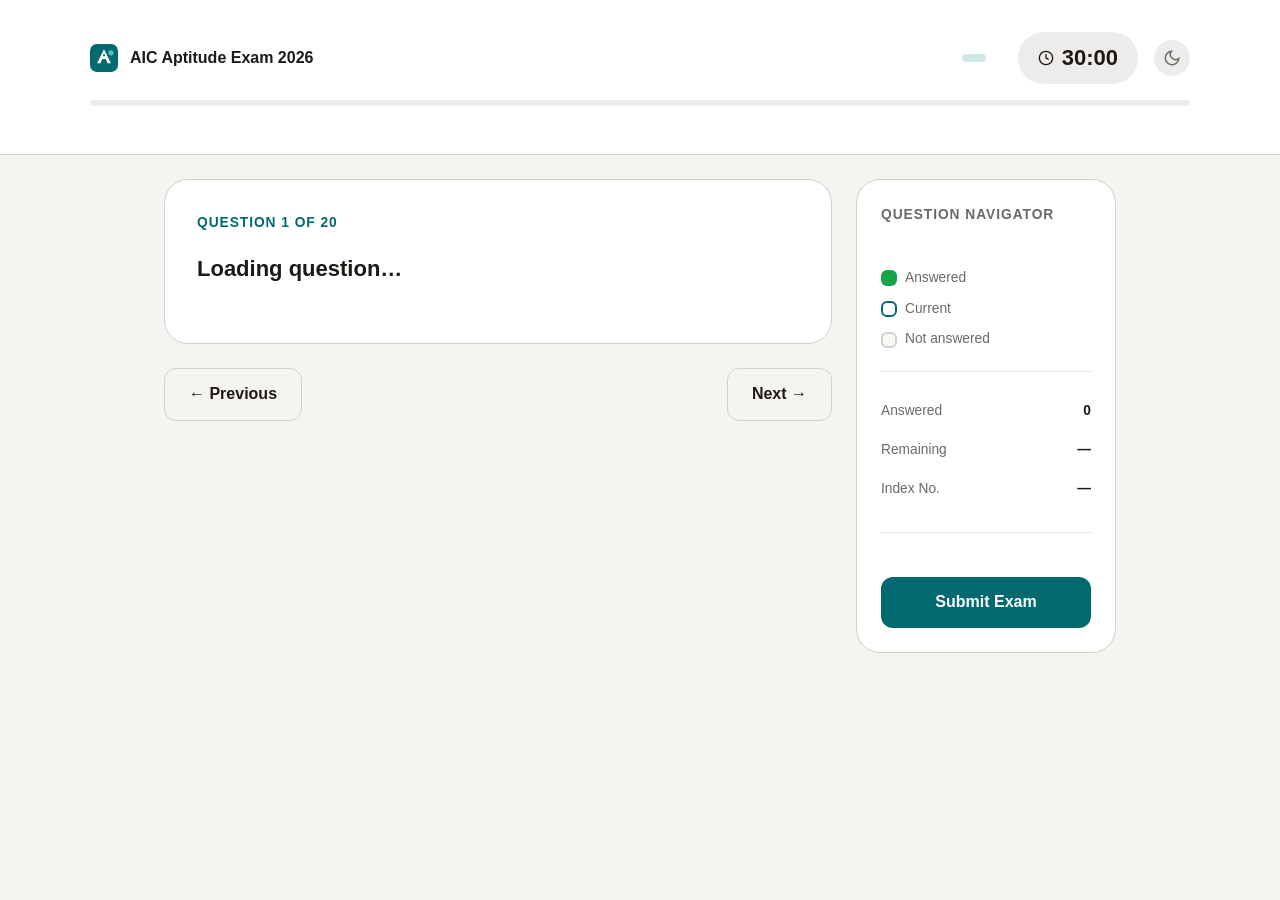
<file: exam.html>
<!DOCTYPE html>
<html lang="en">
<head>
<meta charset="UTF-8">
<meta name="viewport" content="width=device-width, initial-scale=1.0">
<title>Aptitude Exam — AIC 2026</title>
<link rel="stylesheet" href="css/style.css">
<style>
  body{background:var(--bg)}
  .exam-layout{display:grid;grid-template-columns:1fr 260px;gap:var(--s6);align-items:start;
    max-width:1000px;margin:0 auto;padding:var(--s6) var(--s6) var(--s16)}
  @media(max-width:768px){.exam-layout{grid-template-columns:1fr}}
  .sidebar{background:var(--surface);border:1px solid var(--border);border-radius:var(--r-2xl);
    padding:var(--s6);position:sticky;top:80px}
  @media(max-width:768px){.sidebar{order:-1;position:static}}
  .sidebar-title{font-size:var(--text-xs);font-weight:700;text-transform:uppercase;
    letter-spacing:.07em;color:var(--muted);margin-bottom:var(--s4)}
  .q-palette{display:flex;flex-wrap:wrap;gap:var(--s2)}
  .sidebar-stats{margin-top:var(--s5);padding-top:var(--s5);border-top:1px solid var(--divider)}
  .stat-row{display:flex;justify-content:space-between;font-size:var(--text-xs);
    padding:var(--s2) 0;color:var(--muted)}
  .stat-row span:last-child{font-weight:700;color:var(--text)}
  .submit-section{margin-top:var(--s6);padding-top:var(--s5);border-top:1px solid var(--divider)}
  .legend{display:flex;flex-direction:column;gap:var(--s2);margin-bottom:var(--s4)}
  .legend-item{display:flex;align-items:center;gap:var(--s2);font-size:var(--text-xs);color:var(--muted)}
  .legend-dot{width:16px;height:16px;border-radius:var(--r-sm);flex-shrink:0}
  .legend-dot.answered{background:var(--green)}
  .legend-dot.current{border:2px solid var(--primary)}
  .legend-dot.unanswered{border:2px solid var(--border);background:var(--surface-2)}
  /* confirm dialog */
  .overlay{position:fixed;inset:0;background:rgba(0,0,0,.5);z-index:200;
    display:flex;align-items:center;justify-content:center;padding:var(--s4)}
  .dialog{background:var(--surface);border-radius:var(--r-2xl);padding:var(--s8);
    max-width:440px;width:100%;box-shadow:var(--shadow-lg)}
  .dialog h3{font-size:var(--text-lg);font-weight:700;margin-bottom:var(--s3)}
  .dialog p{font-size:var(--text-sm);color:var(--muted);margin-bottom:var(--s6)}
  .dialog-actions{display:flex;gap:var(--s3);justify-content:flex-end}
  /* timer states */
  .timer-wrap{display:flex;align-items:center;gap:var(--s3)}
  .time-bar{flex:1;height:6px;background:var(--surface-off);border-radius:var(--r-full);overflow:hidden}
  .time-fill{height:100%;background:var(--primary);border-radius:var(--r-full);transition:width 1s linear}
  /* exit warning */
  .exit-warn{display:none;background:var(--red-bg);border:1px solid color-mix(in oklab,var(--red) 30%,transparent);
    border-radius:var(--r-lg);padding:var(--s3) var(--s4);font-size:var(--text-xs);color:var(--red);
    margin-top:var(--s4);text-align:center}
</style>
</head>
<body>
<header class="site-header exam-header">
  <div class="wrap--full header-inner">
    <div class="logo">
      <svg width="28" height="28" viewBox="0 0 32 32" fill="none">
        <rect width="32" height="32" rx="8" fill="var(--primary)"/>
        <path d="M16 6 L8 22 L12 22 L14 17 L18 17 L20 22 L24 22 Z M14.5 14 L16 10.5 L17.5 14 Z" fill="white"/>
        <circle cx="24" cy="10" r="3" fill="#4fc3ca"/>
      </svg>
      <span style="font-size:var(--text-sm)">AIC Aptitude Exam 2026</span>
    </div>
    <div class="exam-meta">
      <span id="studentName" style="font-size:var(--text-sm);color:var(--muted)"></span>
      <span class="badge badge-teal" id="groupBadge"></span>
      <div id="langSwitcherExam" class="lang-switcher" style="gap:var(--s1)"></div>
      <div class="timer-wrap">
        <div class="timer" id="timerDisplay">
          <svg width="16" height="16" viewBox="0 0 24 24" fill="none" stroke="currentColor" stroke-width="2"><circle cx="12" cy="12" r="10"/><polyline points="12 6 12 12 16 14"/></svg>
          <span id="timerText">30:00</span>
        </div>
      </div>
      <button class="theme-btn" data-theme-toggle aria-label="Toggle dark mode">
        <svg width="18" height="18" viewBox="0 0 24 24" fill="none" stroke="currentColor" stroke-width="2"><path d="M21 12.79A9 9 0 1 1 11.21 3 7 7 0 0 0 21 12.79z"/></svg>
      </button>
    </div>
  </div>
  <div class="wrap--full" style="padding-bottom:var(--s2)">
    <div class="progress-bar-wrap">
      <div class="progress-bar" id="progressBar" style="width:0%"></div>
    </div>
  </div>
</header>

<div class="exam-layout">
  <!-- Main question area -->
  <div id="questionArea">
    <div class="question-card" id="qCard">
      <div class="question-num" id="qNum">Question 1 of 20</div>
      <div class="question-text" id="qText">Loading question…</div>
      <div class="options" id="optionsList"></div>
    </div>
    <div class="exam-nav">
      <button class="btn btn-ghost" id="prevBtn" onclick="navigate(-1)">← Previous</button>
      <button class="btn btn-ghost" id="nextBtn" onclick="navigate(1)">Next →</button>
    </div>
  </div>

  <!-- Sidebar -->
  <div class="sidebar">
    <div class="sidebar-title">Question Navigator</div>
    <div class="q-palette" id="qPalette"></div>
    <div class="legend">
      <div class="legend-item"><div class="legend-dot answered"></div>Answered</div>
      <div class="legend-item"><div class="legend-dot current"></div>Current</div>
      <div class="legend-item"><div class="legend-dot unanswered"></div>Not answered</div>
    </div>
    <div class="sidebar-stats">
      <div class="stat-row"><span>Answered</span><span id="answeredCount">0</span></div>
      <div class="stat-row"><span>Remaining</span><span id="remainingCount">—</span></div>
      <div class="stat-row"><span>Index No.</span><span id="sideIndexNo" style="font-size:var(--text-xs)">—</span></div>
    </div>
    <div class="submit-section">
      <button class="btn btn-primary btn-full" id="submitExamBtn" onclick="confirmSubmit()">
        Submit Exam
      </button>
      <div class="exit-warn" id="exitWarn">⚠ Closing this page will lose your progress.</div>
    </div>
  </div>
</div>

<!-- Confirm submit dialog -->
<div class="overlay hidden" id="submitDialog">
  <div class="dialog">
    <h3>Submit Exam?</h3>
    <p id="dialogMsg">You have answered <strong id="dialogAnswered">0</strong> of <strong id="dialogTotal">0</strong> questions. 
    Unanswered questions will be marked incorrect. Are you sure you want to submit?</p>
    <div class="dialog-actions">
      <button class="btn btn-ghost" onclick="document.getElementById('submitDialog').classList.add('hidden')">Review Answers</button>
      <button class="btn btn-primary" id="confirmSubmitBtn" onclick="submitExam()">Yes, Submit</button>
    </div>
  </div>
</div>

<!-- Auto-submit notice -->
<div class="overlay hidden" id="autoSubmitDialog">
  <div class="dialog">
    <div class="success-icon" style="background:var(--red-bg);color:var(--red)">
      <svg width="28" height="28" viewBox="0 0 24 24" fill="none" stroke="currentColor" stroke-width="2"><circle cx="12" cy="12" r="10"/><polyline points="12 6 12 12 16 14"/></svg>
    </div>
    <h3 style="text-align:center;margin-top:var(--s4)">Time's Up!</h3>
    <p style="text-align:center">Your exam has been automatically submitted.</p>
    <div class="dialog-actions" style="justify-content:center">
      <button class="btn btn-primary" onclick="submitExam(true)">View My Results</button>
    </div>
  </div>
</div>

<script src="js/app.js"></script>
<script src="js/questions.js"></script>
<script>
  // i18n
  renderLangSwitcher('langSwitcherExam');

  // Theme
  (function(){
    const t=document.querySelector('[data-theme-toggle]'),r=document.documentElement;
    let d=localStorage.getItem('aic_theme')||(matchMedia('(prefers-color-scheme:dark)').matches?'dark':'light');
    r.setAttribute('data-theme',d);
    updateIcon(t,d);
    t&&t.addEventListener('click',()=>{d=d==='dark'?'light':'dark';r.setAttribute('data-theme',d);localStorage.setItem('aic_theme',d);updateIcon(t,d);});
    function updateIcon(btn,theme){if(!btn)return;btn.innerHTML=theme==='dark'?'<svg width="18" height="18" viewBox="0 0 24 24" fill="none" stroke="currentColor" stroke-width="2"><circle cx="12" cy="12" r="5"/><path d="M12 1v2M12 21v2M4.22 4.22l1.42 1.42M18.36 18.36l1.42 1.42M1 12h2M21 12h2M4.22 19.78l1.42-1.42M18.36 5.64l1.42-1.42"/></svg>':'<svg width="18" height="18" viewBox="0 0 24 24" fill="none" stroke="currentColor" stroke-width="2"><path d="M21 12.79A9 9 0 1 1 11.21 3 7 7 0 0 0 21 12.79z"/></svg>';}
  })();

  // Load session
  const sess=JSON.parse(sessionStorage.getItem('aic_current_session')||'null');
  if(!sess){window.location.href='index.html';}

  const {indexNumber,ageGroup,name}=sess;
  document.getElementById('studentName').textContent=name;
  document.getElementById('sideIndexNo').textContent=indexNumber;

  const groupNames={'56':'Tiny Explorers','79':'Little Explorers','1012':'AI Builders','1315':'AI Innovators','1617':'AI Pioneers'};
  document.getElementById('groupBadge').textContent=groupNames[ageGroup]||ageGroup;

  // Load questions
  const questions=getQuestions(ageGroup);
  const totalQ=questions.length;
  let currentQ=0;
  const answers=new Array(totalQ).fill(null);

  // Build palette
  function buildPalette(){
    const pal=document.getElementById('qPalette');
    pal.innerHTML='';
    questions.forEach((_,i)=>{
      const d=document.createElement('div');
      d.className='q-dot'+(i===currentQ?' current':'')+(answers[i]?' answered':'');
      d.textContent=i+1;
      d.onclick=()=>{currentQ=i;renderQuestion();};
      pal.appendChild(d);
    });
  }

  function renderQuestion(){
    const q=questions[currentQ];
    document.getElementById('qNum').textContent='Question '+(currentQ+1)+' of '+totalQ;
    document.getElementById('qText').textContent=q.q;
    const opts=document.getElementById('optionsList');
    opts.innerHTML='';
    const letters=['A','B','C','D'];
    q.opts.forEach((opt,i)=>{
      const div=document.createElement('div');
      div.className='option'+(answers[currentQ]===letters[i]?' selected':'');
      div.innerHTML='<div class="option-letter">'+letters[i]+'</div><div class="option-text">'+opt+'</div>';
      div.onclick=()=>{
        answers[currentQ]=letters[i];
        renderQuestion();
        updateStats();
        buildPalette();
      };
      opts.appendChild(div);
    });
    document.getElementById('prevBtn').disabled=currentQ===0;
    document.getElementById('nextBtn').disabled=currentQ===totalQ-1;
    // progress bar
    const answered=answers.filter(a=>a!==null).length;
    document.getElementById('progressBar').style.width=(answered/totalQ*100)+'%';
    buildPalette();
  }

  function updateStats(){
    const answered=answers.filter(a=>a!==null).length;
    document.getElementById('answeredCount').textContent=answered;
    document.getElementById('remainingCount').textContent=totalQ-answered;
  }

  function navigate(dir){currentQ=Math.max(0,Math.min(totalQ-1,currentQ+dir));renderQuestion();}

  renderQuestion();
  updateStats();

  // ── Timer ────────────────────────────────────────────────
  const EXAM_MINS=30;
  let secondsLeft=EXAM_MINS*60;
  let timerDone=false;

  function pad(n){return n.toString().padStart(2,'0');}
  function tickTimer(){
    if(timerDone)return;
    secondsLeft--;
    const m=Math.floor(secondsLeft/60),s=secondsLeft%60;
    document.getElementById('timerText').textContent=pad(m)+':'+pad(s);
    const td=document.getElementById('timerDisplay');
    td.className='timer'+(secondsLeft<=300?' warning':'')+(secondsLeft<=60?' danger':'');
    if(secondsLeft<=0){
      timerDone=true;
      document.getElementById('autoSubmitDialog').classList.remove('hidden');
    }
  }
  const timerInterval=setInterval(tickTimer,1000);

  // ── Submit ───────────────────────────────────────────────
  function confirmSubmit(){
    const answered=answers.filter(a=>a!==null).length;
    document.getElementById('dialogAnswered').textContent=answered;
    document.getElementById('dialogTotal').textContent=totalQ;
    document.getElementById('submitDialog').classList.remove('hidden');
  }

  function submitExam(autoSubmit=false){
    clearInterval(timerDone=true,timerInterval);

    // Score
    let correct=0;
    questions.forEach((q,i)=>{if(answers[i]===q.ans)correct++;});
    const score=Math.round((correct/totalQ)*100);
    const timeTaken=EXAM_MINS*60-secondsLeft;

    // Discount
    let discount=0;
    if(score>=80)discount=70;
    else if(score>=70)discount=60;
    else if(score>=60)discount=50;

    // Per-group base fee
    const baseFee=getBaseFee(ageGroup);
    const discountAmt=Math.round(baseFee*(discount/100));
    const payableFee=baseFee-discountAmt;

    // Save result
    const result={
      indexNumber,
      ageGroup,
      name,
      score,
      correct,
      total:totalQ,
      timeTaken,
      discount,
      baseFee,
      discountAmt,
      payableFee,
      submittedAt:new Date().toISOString(),
      answers:[...answers],
      questions:questions.map(q=>({q:q.q,ans:q.ans,topic:q.topic}))
    };
    const results=JSON.parse(localStorage.getItem('aic_exam_results')||'[]');
    results.push(result);
    localStorage.setItem('aic_exam_results',JSON.stringify(results));
    sessionStorage.setItem('aic_latest_result',JSON.stringify(result));

    // Update registration status
    const regs=JSON.parse(localStorage.getItem('aic_registrations')||'[]');
    const idx=regs.findIndex(r=>r.indexNumber===indexNumber);
    if(idx>-1){regs[idx].examStatus='completed';regs[idx].score=score;localStorage.setItem('aic_registrations',JSON.stringify(regs));}

    window.location.href='pending.html';
  }

  // Prevent accidental navigation
  window.addEventListener('beforeunload',e=>{if(!timerDone){e.preventDefault();e.returnValue='';}});
</script>
</body>
</html>
</file>
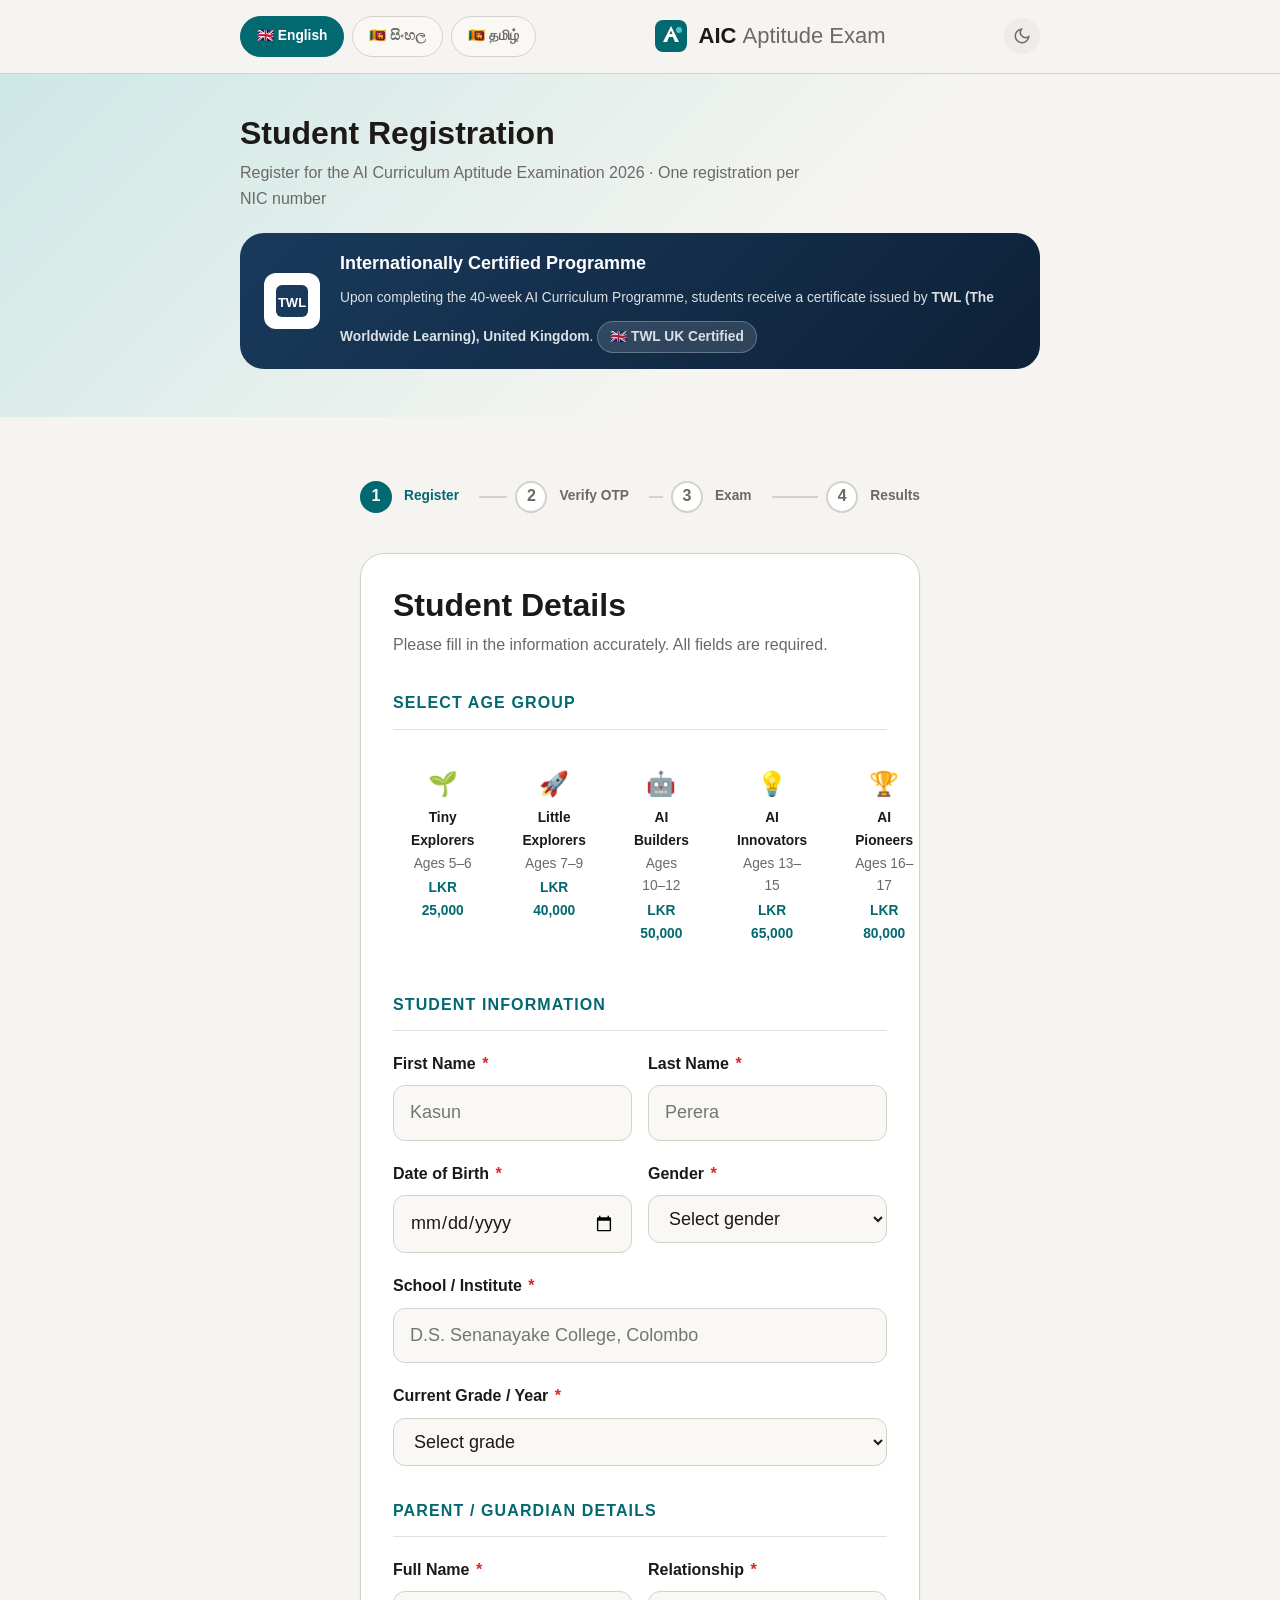
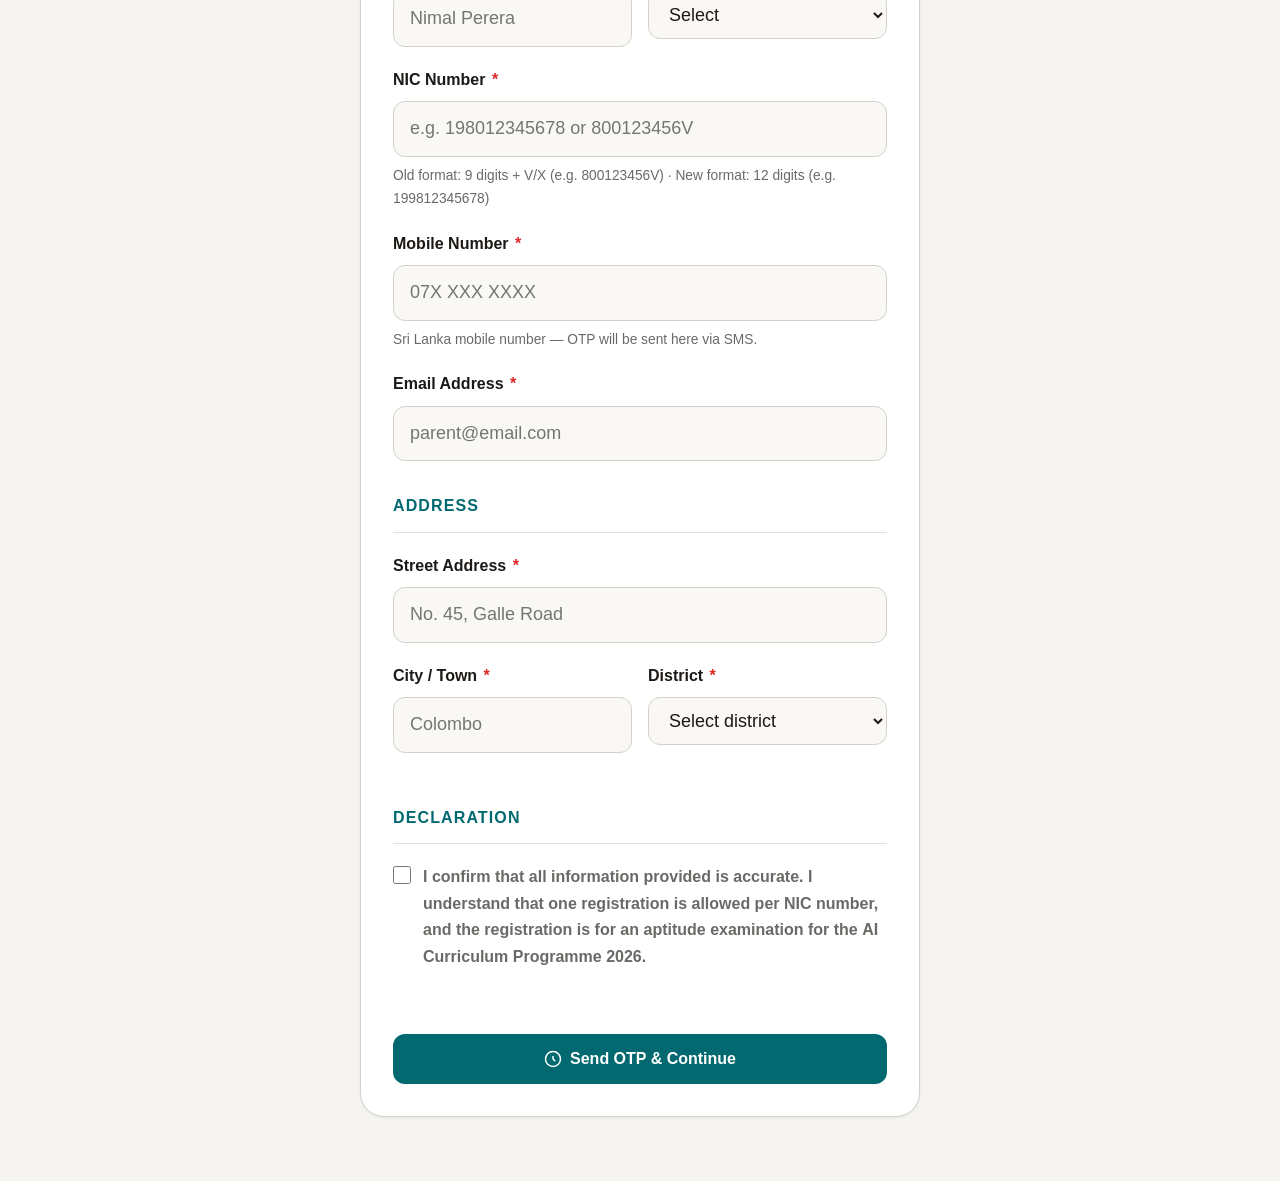
<file: otp.html>
<!DOCTYPE html>
<html lang="en">
<head>
<meta charset="UTF-8">
<meta name="viewport" content="width=device-width, initial-scale=1.0">
<title>Verify OTP — AIC Aptitude Exam 2026</title>
<link rel="stylesheet" href="css/style.css">
<script src="js/i18n.js"></script>
<style>
  .phone-display{text-align:center;margin-bottom:var(--s6)}
  .phone-display .ph{font-family:var(--font-display);font-size:var(--text-xl);font-weight:700;
    color:var(--primary);letter-spacing:.05em}
  .phone-display .lbl{font-size:var(--text-sm);color:var(--muted);margin-bottom:var(--s2)}
  .otp-wrap{max-width:360px;margin:0 auto}
  .dev-hint{background:var(--amber-bg);border:1px solid color-mix(in oklab,var(--amber) 30%,transparent);
    border-radius:var(--r-lg);padding:var(--s4);margin-bottom:var(--s4);font-size:var(--text-xs);color:var(--amber)}
  .dev-hint strong{display:block;margin-bottom:var(--s2)}
</style>
</head>
<body>
<header class="site-header">
  <div class="wrap--wide header-inner">
    <div id="langSwitcherOtp" class="lang-switcher"></div>
    <a href="index.html" class="logo">
      <svg width="32" height="32" viewBox="0 0 32 32" fill="none" aria-label="AIC Logo">
        <rect width="32" height="32" rx="8" fill="var(--primary)"/>
        <path d="M16 6 L8 22 L12 22 L14 17 L18 17 L20 22 L24 22 Z M14.5 14 L16 10.5 L17.5 14 Z" fill="white"/>
        <circle cx="24" cy="10" r="3" fill="#4fc3ca"/>
      </svg>
      <span>AIC&nbsp;<span style="font-weight:400;color:var(--muted)">Aptitude Exam</span></span>
    </a>
    <button class="theme-btn" data-theme-toggle aria-label="Toggle dark mode">
      <svg width="18" height="18" viewBox="0 0 24 24" fill="none" stroke="currentColor" stroke-width="2"><path d="M21 12.79A9 9 0 1 1 11.21 3 7 7 0 0 0 21 12.79z"/></svg>
    </button>
  </div>
</header>

<div class="page-section">
  <div class="wrap">

    <div class="stepper">
      <div class="step done" id="st1"><div class="step-num">✓</div><div class="step-label">Register</div><div class="step-line"></div></div>
      <div class="step active" id="st2"><div class="step-num">2</div><div class="step-label">Verify OTP</div><div class="step-line"></div></div>
      <div class="step" id="st3"><div class="step-num">3</div><div class="step-label">Exam</div><div class="step-line"></div></div>
      <div class="step" id="st4"><div class="step-num">4</div><div class="step-label">Results</div></div>
    </div>

    <div id="alertBox"></div>

    <div class="card">
      <div class="card-header text-center">
        <div class="success-icon" style="background:var(--primary-lit);color:var(--primary)">
          <svg width="28" height="28" viewBox="0 0 24 24" fill="none" stroke="currentColor" stroke-width="2"><path d="M22 16.92v3a2 2 0 0 1-2.18 2 19.79 19.79 0 0 1-8.63-3.07A19.5 19.5 0 0 1 4.16 12.1a19.79 19.79 0 0 1-3.07-8.67A2 2 0 0 1 3.11 1.4h3a2 2 0 0 1 2 1.72c.127.96.361 1.903.7 2.81a2 2 0 0 1-.45 2.11L7.09 9.91a16 16 0 0 0 6 6l1.27-1.27a2 2 0 0 1 2.11-.45c.907.339 1.85.573 2.81.7A2 2 0 0 1 21 16.92z"/></svg>
        </div>
        <h1>OTP Sent!</h1>
        <p>We sent a 6-digit verification code via SMS to:</p>
      </div>

      <div class="otp-wrap">
        <div class="phone-display">
          <div class="lbl">Mobile number</div>
          <div class="ph" id="phoneDisplay">—</div>
        </div>

        <!-- Dev hint: shown when OTP is simulated (no valid API key) -->
        <div class="dev-hint" id="devHint" style="display:none">
          <strong>🔧 Development Mode</strong>
          Notify.lk API key not configured — OTP is shown here for testing only.
          Your OTP: <span id="devOtp" style="font-size:1.2em;font-weight:900;letter-spacing:.1em"></span>
        </div>

        <div class="otp-group" id="otpGroup" role="group" aria-label="Enter 6-digit OTP">
          <input class="otp-input" type="text" inputmode="numeric" maxlength="1" aria-label="Digit 1">
          <input class="otp-input" type="text" inputmode="numeric" maxlength="1" aria-label="Digit 2">
          <input class="otp-input" type="text" inputmode="numeric" maxlength="1" aria-label="Digit 3">
          <input class="otp-input" type="text" inputmode="numeric" maxlength="1" aria-label="Digit 4">
          <input class="otp-input" type="text" inputmode="numeric" maxlength="1" aria-label="Digit 5">
          <input class="otp-input" type="text" inputmode="numeric" maxlength="1" aria-label="Digit 6">
        </div>

        <div id="otpError" class="alert alert-error" style="display:none;text-align:center">
          ❌ Incorrect OTP. Please try again.
        </div>

        <div class="otp-resend" id="resendArea">
          Didn't receive? <span id="resendBtn" class="disabled">Resend in <span id="countdown">60</span>s</span>
        </div>

        <button class="btn btn-primary btn-full mt6" id="verifyBtn" disabled>
          Verify & Proceed to Exam
        </button>

        <button class="btn btn-ghost btn-full mt4" onclick="window.location.href='index.html'">
          ← Go back &amp; edit registration
        </button>
      </div>

    </div>
  </div>
</div>

<script src="js/app.js"></script>
<script>
  renderLangSwitcher('langSwitcherOtp');
  // Theme
  (function(){
    const t=document.querySelector('[data-theme-toggle]'),r=document.documentElement;
    let d=localStorage.getItem('aic_theme')||(matchMedia('(prefers-color-scheme:dark)').matches?'dark':'light');
    r.setAttribute('data-theme',d);
    updateIcon(t,d);
    t&&t.addEventListener('click',()=>{d=d==='dark'?'light':'dark';r.setAttribute('data-theme',d);localStorage.setItem('aic_theme',d);updateIcon(t,d);});
    function updateIcon(btn,theme){if(!btn)return;btn.innerHTML=theme==='dark'?'<svg width="18" height="18" viewBox="0 0 24 24" fill="none" stroke="currentColor" stroke-width="2"><circle cx="12" cy="12" r="5"/><path d="M12 1v2M12 21v2M4.22 4.22l1.42 1.42M18.36 18.36l1.42 1.42M1 12h2M21 12h2M4.22 19.78l1.42-1.42M18.36 5.64l1.42-1.42"/></svg>':'<svg width="18" height="18" viewBox="0 0 24 24" fill="none" stroke="currentColor" stroke-width="2"><path d="M21 12.79A9 9 0 1 1 11.21 3 7 7 0 0 0 21 12.79z"/></svg>';}
  })();

  // Check session
  const pendingReg=sessionStorage.getItem('aic_pending_reg');
  const pendingOtp=sessionStorage.getItem('aic_pending_otp');
  const otpPhone=sessionStorage.getItem('aic_otp_phone');
  const otpSimulated=sessionStorage.getItem('aic_otp_simulated')==='true';

  if(!pendingReg||!pendingOtp){window.location.href='index.html';}

  // Show phone (mask middle digits)
  if(otpPhone){
    const masked=otpPhone.replace(/(\d{3})(\d{4})(\d{3})/,'$1 **** $3');
    document.getElementById('phoneDisplay').textContent=masked;
  }

  // Show dev hint if OTP was simulated
  if(otpSimulated){
    document.getElementById('devHint').style.display='block';
    document.getElementById('devOtp').textContent=pendingOtp;
  }

  // OTP inputs
  const inputs=Array.from(document.querySelectorAll('.otp-input'));
  inputs.forEach((inp,i)=>{
    inp.addEventListener('input',function(){
      this.value=this.value.replace(/\D/g,'').slice(0,1);
      if(this.value&&i<inputs.length-1)inputs[i+1].focus();
      this.classList.toggle('filled',!!this.value);
      updateVerifyBtn();
    });
    inp.addEventListener('keydown',function(e){
      if(e.key==='Backspace'&&!this.value&&i>0){inputs[i-1].focus();inputs[i-1].value='';inputs[i-1].classList.remove('filled');}
    });
    inp.addEventListener('paste',function(e){
      e.preventDefault();
      const txt=(e.clipboardData||window.clipboardData).getData('text').replace(/\D/g,'').slice(0,6);
      txt.split('').forEach((ch,j)=>{if(inputs[j]){inputs[j].value=ch;inputs[j].classList.add('filled');}});
      if(txt.length<6)inputs[txt.length].focus();
      updateVerifyBtn();
    });
  });

  function getOTPValue(){return inputs.map(i=>i.value).join('');}
  function updateVerifyBtn(){document.getElementById('verifyBtn').disabled=getOTPValue().length<6;}

  // Countdown resend
  let secs=60;
  const cdEl=document.getElementById('countdown');
  const resendBtn=document.getElementById('resendBtn');
  const timer=setInterval(()=>{
    secs--;cdEl.textContent=secs;
    if(secs<=0){
      clearInterval(timer);
      resendBtn.classList.remove('disabled');
      resendBtn.innerHTML='Resend OTP';
      resendBtn.style.cursor='pointer';
    }
  },1000);

  resendBtn.addEventListener('click',async function(){
    if(this.classList.contains('disabled'))return;
    this.classList.add('disabled');
    this.textContent='Sending…';
    const newOtp=generateOTP();
    sessionStorage.setItem('aic_pending_otp',newOtp);
    sessionStorage.setItem('aic_otp_ts',Date.now().toString());
    const reg=JSON.parse(pendingReg);
    const sent=await sendOTP(otpPhone,newOtp,reg.firstName+' '+reg.lastName);
    if(sent.ok){
      if(sent.simulated){
        sessionStorage.setItem('aic_otp_simulated','true');
        document.getElementById('devHint').style.display='block';
        document.getElementById('devOtp').textContent=newOtp;
      }
      // restart countdown
      secs=60;
      const t2=setInterval(()=>{
        secs--;cdEl.textContent=secs;
        if(secs<=0){clearInterval(t2);resendBtn.classList.remove('disabled');resendBtn.innerHTML='Resend OTP';}
      },1000);
      resendBtn.innerHTML='Resend in <span id="countdown">60</span>s';
      document.getElementById('otpError').style.display='none';
      inputs.forEach(inp=>{inp.value='';inp.classList.remove('filled');});
      inputs[0].focus();
    } else {
      resendBtn.classList.remove('disabled');
      resendBtn.textContent='Resend OTP';
      document.getElementById('alertBox').innerHTML='<div class="alert alert-error">❌ Failed to resend OTP. Try again.</div>';
    }
  });

  // Verify
  document.getElementById('verifyBtn').addEventListener('click',function(){
    const entered=getOTPValue();
    const expected=sessionStorage.getItem('aic_pending_otp');
    const ts=parseInt(sessionStorage.getItem('aic_otp_ts')||'0');
    const expired=(Date.now()-ts)>10*60*1000; // 10 min

    if(expired){
      document.getElementById('otpError').style.display='flex';
      document.getElementById('otpError').innerHTML='⏱ OTP has expired. Please request a new one.';
      return;
    }
    if(entered!==expected){
      document.getElementById('otpError').style.display='flex';
      document.getElementById('otpError').innerHTML='❌ Incorrect OTP. Please check and try again.';
      inputs.forEach(i=>{i.style.borderColor='var(--red)';});
      setTimeout(()=>inputs.forEach(i=>{i.style.borderColor='';}),2000);
      return;
    }

    // OTP verified — create registration record
    const reg=JSON.parse(pendingReg);
    const regs=JSON.parse(localStorage.getItem('aic_registrations')||'[]');
    const indexNumber=generateIndexNumber(regs.length);
    const record={
      ...reg,
      indexNumber,
      registeredAt:new Date().toISOString(),
      examStatus:'pending'
    };
    regs.push(record);
    localStorage.setItem('aic_registrations',JSON.stringify(regs));
    sessionStorage.setItem('aic_current_session',JSON.stringify({indexNumber,ageGroup:reg.ageGroup,name:reg.firstName+' '+reg.lastName}));
    sessionStorage.removeItem('aic_pending_reg');
    sessionStorage.removeItem('aic_pending_otp');
    sessionStorage.removeItem('aic_otp_simulated');

    window.location.href='exam.html';
  });
</script>
</body>
</html>
</file>
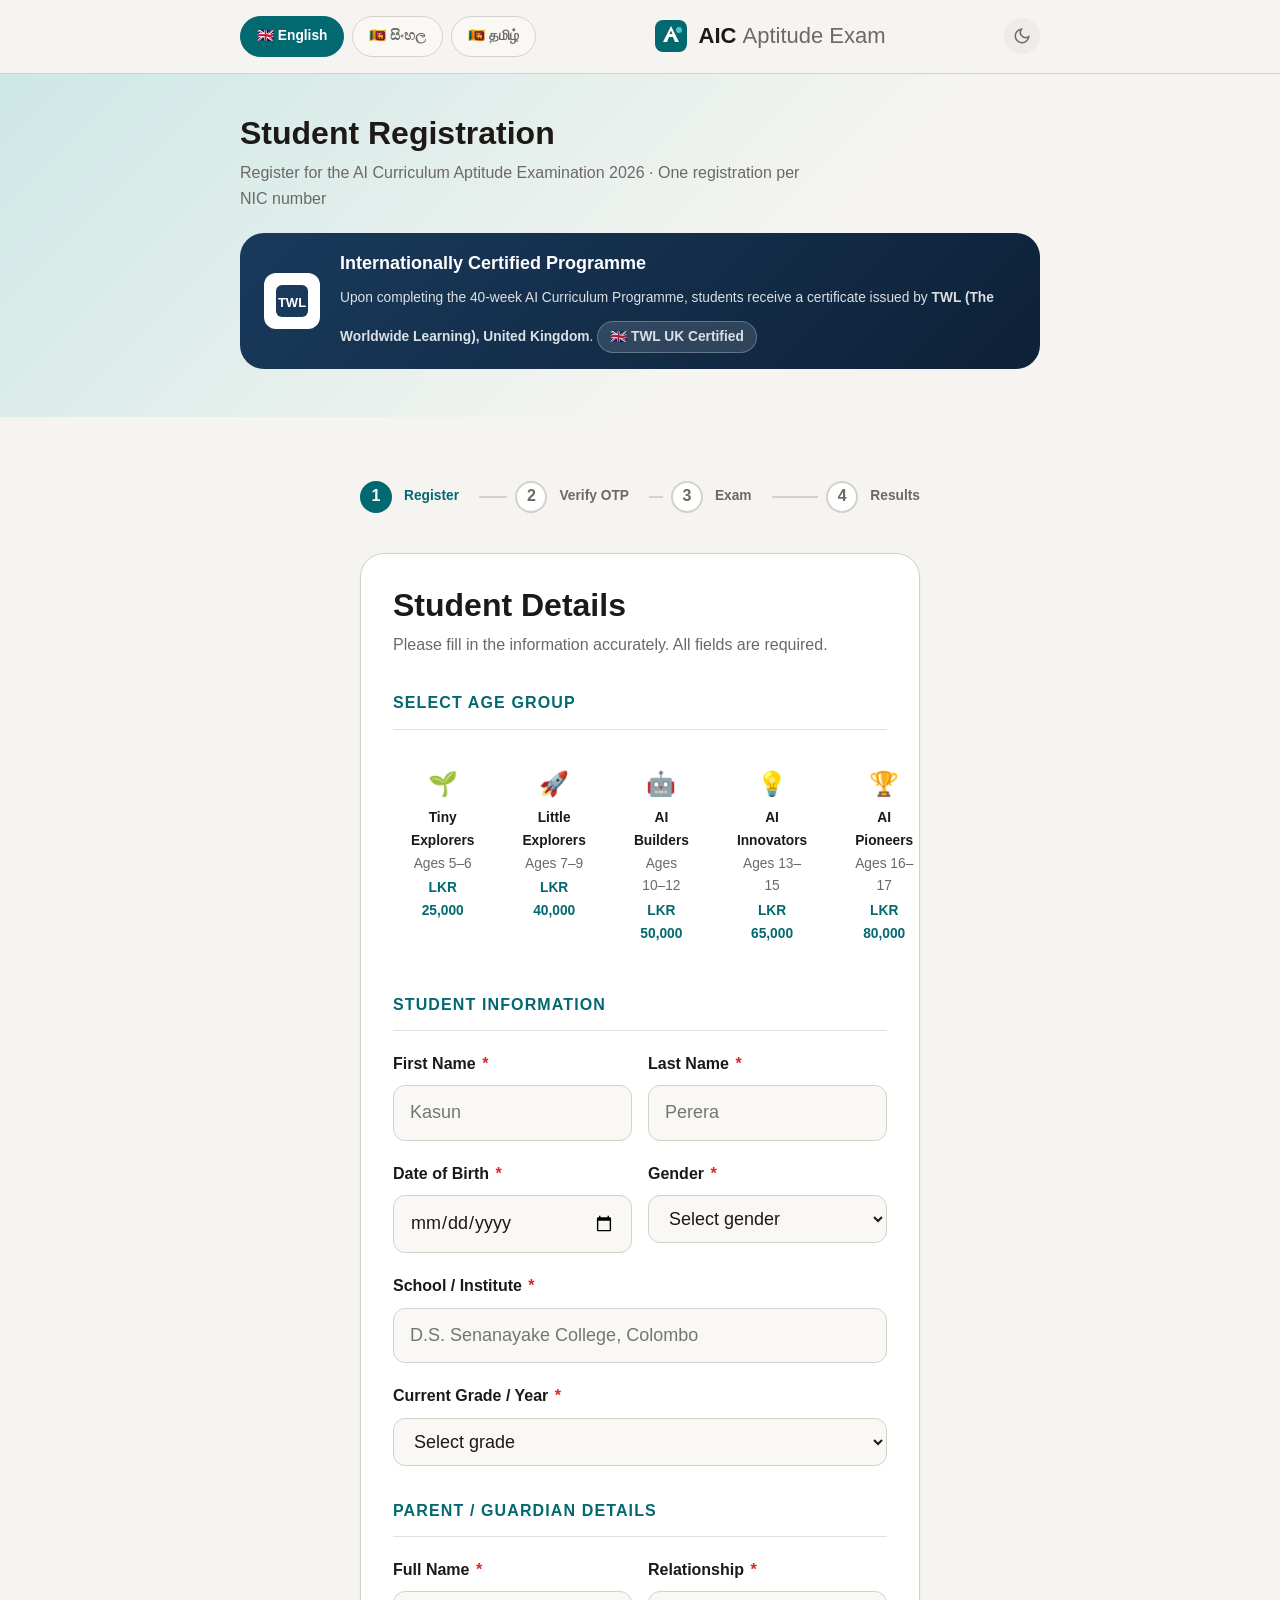
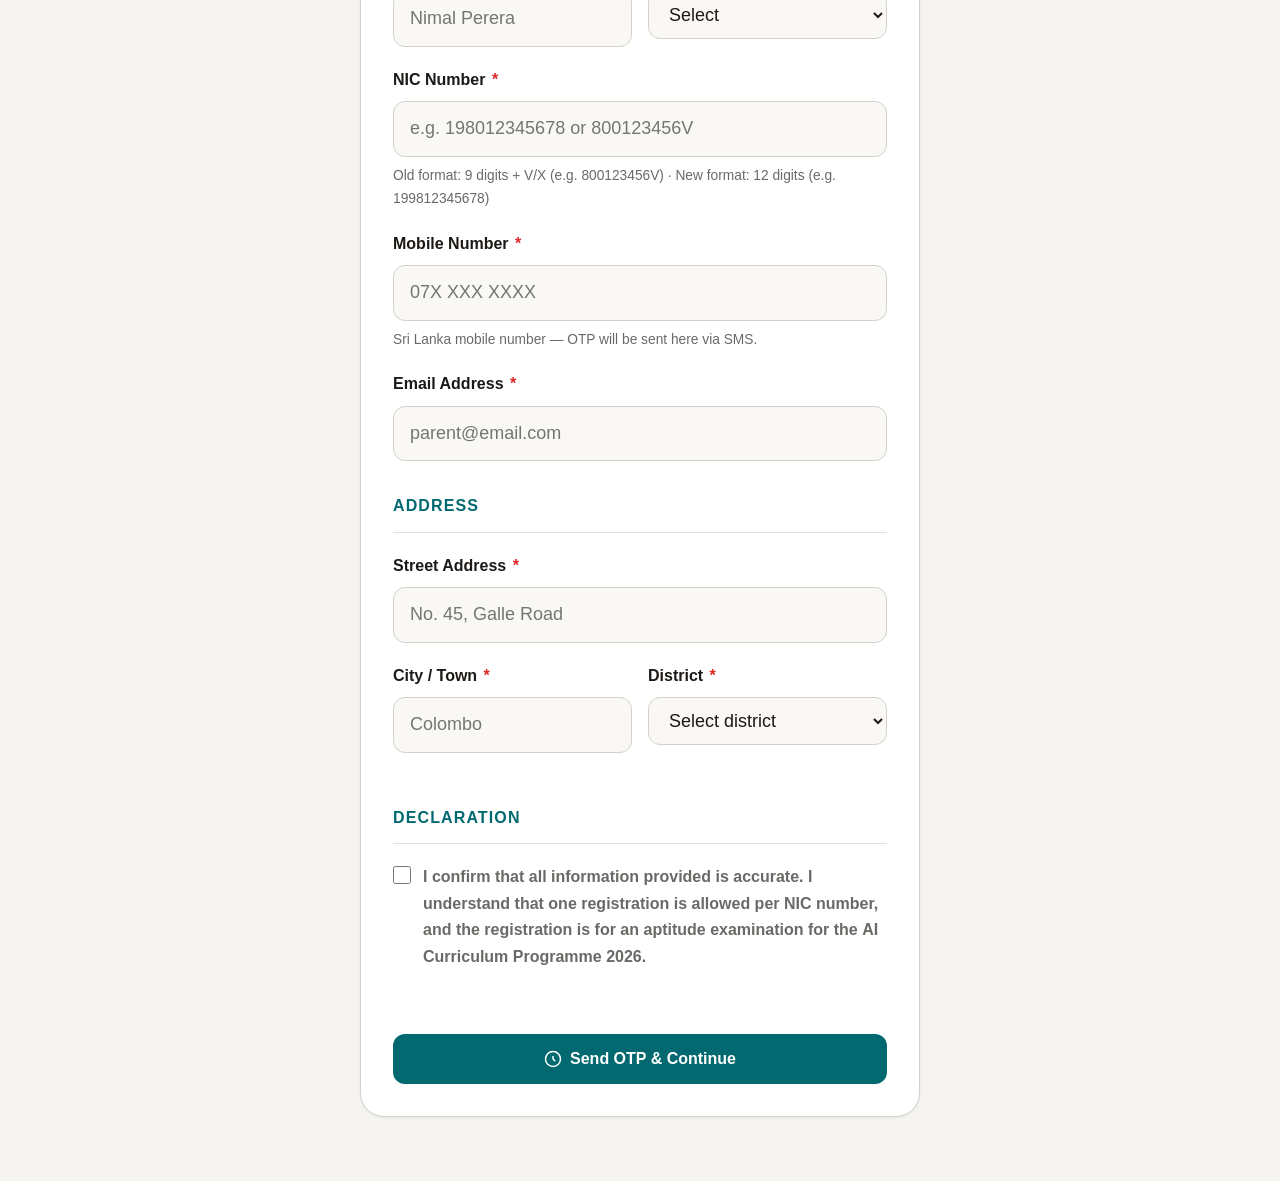
<file: pending.html>
<!DOCTYPE html>
<html lang="en">
<head>
<meta charset="UTF-8">
<meta name="viewport" content="width=device-width, initial-scale=1.0">
<title>Submission Received — AIC 2026</title>
<link rel="stylesheet" href="css/style.css">
<script src="js/i18n.js"></script>
<style>
  .pending-page{min-height:80vh;display:flex;align-items:center;justify-content:center;padding:var(--s8)}
  .pending-wrap{max-width:540px;width:100%;text-align:center}
  .check-anim{width:80px;height:80px;border-radius:50%;background:var(--green-bg);
    display:flex;align-items:center;justify-content:center;margin:0 auto var(--s6);
    animation:popIn .5s cubic-bezier(.16,1,.3,1)}
  @keyframes popIn{0%{transform:scale(0);opacity:0}100%{transform:scale(1);opacity:1}}
  .pending-title{font-size:var(--text-xl);font-weight:700;margin-bottom:var(--s3)}
  .pending-sub{color:var(--muted);margin-bottom:var(--s8);font-size:var(--text-sm)}
  .info-grid{display:grid;grid-template-columns:1fr 1fr;gap:var(--s4);margin-bottom:var(--s8)}
  @media(max-width:400px){.info-grid{grid-template-columns:1fr}}
  .info-box{background:var(--surface);border:1px solid var(--border);border-radius:var(--r-xl);
    padding:var(--s5);text-align:center}
  .info-box .val{font-family:var(--font-display);font-size:var(--text-lg);font-weight:700;color:var(--primary)}
  .info-box .lbl{font-size:var(--text-xs);color:var(--muted);margin-top:var(--s1)}
  .timeline{text-align:left;background:var(--surface);border:1px solid var(--border);
    border-radius:var(--r-2xl);padding:var(--s6);margin-bottom:var(--s6)}
  .timeline-title{font-size:var(--text-sm);font-weight:700;margin-bottom:var(--s5);color:var(--text)}
  .tl-item{display:flex;gap:var(--s4);padding-bottom:var(--s5);position:relative}
  .tl-item:not(:last-child)::after{content:'';position:absolute;left:15px;top:32px;
    bottom:0;width:2px;background:var(--divider)}
  .tl-dot{width:32px;height:32px;border-radius:50%;flex-shrink:0;
    display:flex;align-items:center;justify-content:center;font-size:.9rem;z-index:1}
  .tl-dot.done{background:var(--green-bg);color:var(--green)}
  .tl-dot.next{background:var(--primary-lit);color:var(--primary)}
  .tl-dot.future{background:var(--surface-off);color:var(--muted)}
  .tl-body .tl-label{font-size:var(--text-sm);font-weight:600;color:var(--text)}
  .tl-body .tl-desc{font-size:var(--text-xs);color:var(--muted);margin-top:var(--s1)}
  .save-reminder{background:var(--amber-bg);border:1px solid color-mix(in oklab,var(--amber) 30%,transparent);
    border-radius:var(--r-lg);padding:var(--s4) var(--s5);font-size:var(--text-sm);
    color:var(--amber);margin-bottom:var(--s6);text-align:left}
  .save-reminder strong{display:block;margin-bottom:var(--s1)}
</style>
</head>
<body>
<header class="site-header">
  <div class="wrap--wide header-inner">
    <a href="index.html" class="logo">
      <svg width="32" height="32" viewBox="0 0 32 32" fill="none">
        <rect width="32" height="32" rx="8" fill="var(--primary)"/>
        <path d="M16 6 L8 22 L12 22 L14 17 L18 17 L20 22 L24 22 Z M14.5 14 L16 10.5 L17.5 14 Z" fill="white"/>
        <circle cx="24" cy="10" r="3" fill="#4fc3ca"/>
      </svg>
      <span>AIC&nbsp;<span style="font-weight:400;color:var(--muted)">Aptitude Exam</span></span>
    </a>
    <button class="theme-btn" data-theme-toggle aria-label="Toggle dark mode">
      <svg width="18" height="18" viewBox="0 0 24 24" fill="none" stroke="currentColor" stroke-width="2"><path d="M21 12.79A9 9 0 1 1 11.21 3 7 7 0 0 0 21 12.79z"/></svg>
    </button>
  </div>
</header>

<div class="pending-page">
  <div class="pending-wrap">

    <div class="check-anim">
      <svg width="40" height="40" viewBox="0 0 24 24" fill="none" stroke="var(--green)" stroke-width="2.5" stroke-linecap="round" stroke-linejoin="round">
        <polyline points="20 6 9 17 4 12"/>
      </svg>
    </div>

    <div class="stepper" style="margin-bottom:var(--s6)">
      <div class="step done"><div class="step-num">✓</div><div class="step-label">Register</div><div class="step-line"></div></div>
      <div class="step done"><div class="step-num">✓</div><div class="step-label">Verify OTP</div><div class="step-line"></div></div>
      <div class="step done"><div class="step-num">✓</div><div class="step-label">Exam</div><div class="step-line"></div></div>
      <div class="step active"><div class="step-num">4</div><div class="step-label">Results</div></div>
    </div>

    <h1 class="pending-title">Exam Submitted Successfully!</h1>
    <p class="pending-sub">Your answers have been recorded. Your official results will be available tomorrow morning. Please save your Index Number — you will need it to view your results.</p>

    <div class="index-card" id="indexCard">
      <div class="index-label">Your Registration Index Number</div>
      <div class="index-num" id="indexDisplay">—</div>
      <div class="index-sub">Keep this number safe — required for results retrieval</div>
    </div>

    <div class="info-grid">
      <div class="info-box">
        <div class="val" id="studentNameDisplay">—</div>
        <div class="lbl">Student Name</div>
      </div>
      <div class="info-box">
        <div class="val" id="ageGroupDisplay">—</div>
        <div class="lbl">Age Group</div>
      </div>
      <div class="info-box">
        <div class="val" id="submittedAtDisplay">—</div>
        <div class="lbl">Submitted At</div>
      </div>
      <div class="info-box">
        <div class="val" id="qCountDisplay">—</div>
        <div class="lbl">Questions Answered</div>
      </div>
    </div>

    <div class="save-reminder">
      <strong>📲 Screenshot or write down your Index Number</strong>
      Your index number is saved in this browser, but if you clear browser data you may lose it.
    </div>

    <div class="timeline">
      <div class="timeline-title">What happens next?</div>
      <div class="tl-item">
        <div class="tl-dot done">✓</div>
        <div class="tl-body">
          <div class="tl-label">Exam submitted</div>
          <div class="tl-desc">Your answers have been recorded and are under evaluation.</div>
        </div>
      </div>
      <div class="tl-item">
        <div class="tl-dot next">2</div>
        <div class="tl-body">
          <div class="tl-label">Results released (next day)</div>
          <div class="tl-desc">Official results with your score and discount tier will be published the next morning.</div>
        </div>
      </div>
      <div class="tl-item">
        <div class="tl-dot future">3</div>
        <div class="tl-body">
          <div class="tl-label">Application form & payment slip</div>
          <div class="tl-desc">Once results are available, download your printable application form and payment slip with your discounted course fee.</div>
        </div>
      </div>
      <div class="tl-item">
        <div class="tl-dot future">4</div>
        <div class="tl-body">
          <div class="tl-label">Complete enrolment</div>
          <div class="tl-desc">Submit your application form and payment slip to your nearest AIC centre to enrol in the programme.</div>
        </div>
      </div>
    </div>

    <div style="display:flex;gap:var(--s3);flex-wrap:wrap;justify-content:center">
      <button class="btn btn-primary" onclick="checkResults()">
        <svg width="16" height="16" viewBox="0 0 24 24" fill="none" stroke="currentColor" stroke-width="2"><path d="M9 11l3 3L22 4"/><path d="M21 12v7a2 2 0 0 1-2 2H5a2 2 0 0 1-2-2V5a2 2 0 0 1 2-2h11"/></svg>
        View My Results Now
      </button>
      <button class="btn btn-ghost" onclick="window.print()">
        <svg width="16" height="16" viewBox="0 0 24 24" fill="none" stroke="currentColor" stroke-width="2"><polyline points="6 9 6 2 18 2 18 9"/><path d="M6 18H4a2 2 0 0 1-2-2v-5a2 2 0 0 1 2-2h16a2 2 0 0 1 2 2v5a2 2 0 0 1-2 2h-2"/><rect x="6" y="14" width="12" height="8"/></svg>
        Print This Page
      </button>
    </div>

  </div>
</div>

<script src="js/app.js"></script>
<script>
  (function(){
    const t=document.querySelector('[data-theme-toggle]'),r=document.documentElement;
    let d=localStorage.getItem('aic_theme')||(matchMedia('(prefers-color-scheme:dark)').matches?'dark':'light');
    r.setAttribute('data-theme',d);
    updateIcon(t,d);
    t&&t.addEventListener('click',()=>{d=d==='dark'?'light':'dark';r.setAttribute('data-theme',d);localStorage.setItem('aic_theme',d);updateIcon(t,d);});
    function updateIcon(btn,theme){if(!btn)return;btn.innerHTML=theme==='dark'?'<svg width="18" height="18" viewBox="0 0 24 24" fill="none" stroke="currentColor" stroke-width="2"><circle cx="12" cy="12" r="5"/><path d="M12 1v2M12 21v2M4.22 4.22l1.42 1.42M18.36 18.36l1.42 1.42M1 12h2M21 12h2M4.22 19.78l1.42-1.42M18.36 5.64l1.42-1.42"/></svg>':'<svg width="18" height="18" viewBox="0 0 24 24" fill="none" stroke="currentColor" stroke-width="2"><path d="M21 12.79A9 9 0 1 1 11.21 3 7 7 0 0 0 21 12.79z"/></svg>';}
  })();

  const result=JSON.parse(sessionStorage.getItem('aic_latest_result')||'null');
  if(!result){
    // Try to load from localStorage via session
    const sess=JSON.parse(sessionStorage.getItem('aic_current_session')||'null');
    if(!sess){window.location.href='index.html';}
  }

  if(result){
    document.getElementById('indexDisplay').textContent=result.indexNumber||'—';
    document.getElementById('studentNameDisplay').textContent=result.name||'—';
    const groupNames={'56':'Tiny Explorers','79':'Little Explorers','1012':'AI Builders','1315':'AI Innovators','1617':'AI Pioneers'};
    document.getElementById('ageGroupDisplay').textContent=groupNames[result.ageGroup]||result.ageGroup;
    const dt=new Date(result.submittedAt);
    document.getElementById('submittedAtDisplay').textContent=dt.toLocaleTimeString('en-LK',{hour:'2-digit',minute:'2-digit'});
    const answered=(result.answers||[]).filter(a=>a!==null).length;
    document.getElementById('qCountDisplay').textContent=answered+' / '+result.total;
  }

  function checkResults(){
    window.location.href='results.html';
  }
</script>
</body>
</html>
</file>
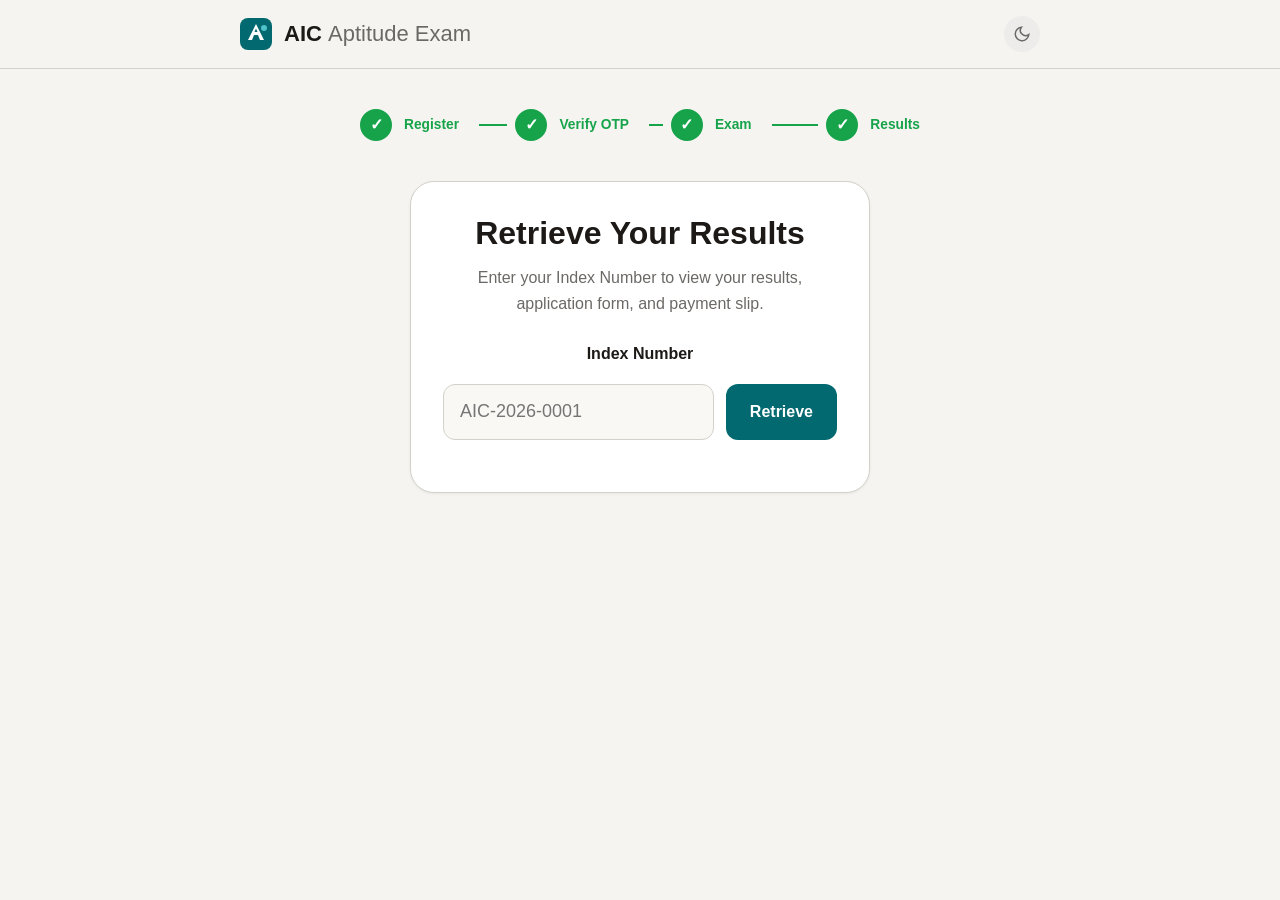
<file: results.html>
<!DOCTYPE html>
<html lang="en">
<head>
<meta charset="UTF-8">
<meta name="viewport" content="width=device-width, initial-scale=1.0">
<title>Results — AIC Aptitude Exam 2026</title>
<link rel="stylesheet" href="css/style.css">
<style>
  .results-page{padding-block:var(--s10)}
  /* Lookup section */
  .lookup-card{max-width:460px;margin:0 auto;text-align:center}
  .lookup-card h2{font-size:var(--text-xl);font-weight:700;margin-bottom:var(--s3)}
  .lookup-card p{color:var(--muted);font-size:var(--text-sm);margin-bottom:var(--s6)}
  /* Results layout */
  .results-wrap{max-width:680px;margin:0 auto}
  .result-header{text-align:center;margin-bottom:var(--s8)}
  .result-header h1{font-size:var(--text-xl);font-weight:700;margin-bottom:var(--s2)}
  .result-header p{color:var(--muted);font-size:var(--text-sm)}
  /* Score ring */
  .score-section{display:flex;flex-direction:column;align-items:center;margin-bottom:var(--s8)}
  /* Discount */
  .no-discount{text-align:center;background:var(--surface-off);border:1px solid var(--border);
    border-radius:var(--r-2xl);padding:var(--s8);margin:var(--s6) 0}
  .no-discount h3{font-size:var(--text-lg);font-weight:700;margin-bottom:var(--s2)}
  .no-discount p{color:var(--muted);font-size:var(--text-sm)}
  /* Score breakdown by topic */
  .topic-bar-item{margin-bottom:var(--s4)}
  .topic-bar-header{display:flex;justify-content:space-between;font-size:var(--text-xs);
    font-weight:600;margin-bottom:var(--s2)}
  .topic-bar-outer{height:8px;background:var(--surface-off);border-radius:var(--r-full)}
  .topic-bar-inner{height:8px;background:var(--primary);border-radius:var(--r-full);transition:width .6s}
  /* Application form */
  .app-form{border:2px solid var(--border);border-radius:var(--r-2xl);padding:var(--s8);
    margin-top:var(--s8);position:relative;overflow:hidden}
  .app-form .watermark{position:absolute;inset:0;display:flex;align-items:center;
    justify-content:center;font-size:4rem;font-weight:900;opacity:.04;
    color:var(--primary);pointer-events:none;transform:rotate(-15deg)}
  /* Payment slip */
  .slip{border:2px dashed var(--border);border-radius:var(--r-2xl);padding:var(--s8);
    margin-top:var(--s6);position:relative;overflow:hidden}
  .slip-header{display:flex;align-items:center;gap:var(--s4);margin-bottom:var(--s6);
    padding-bottom:var(--s4);border-bottom:2px solid var(--primary)}
  .slip-logo{width:48px;height:48px;border-radius:var(--r-lg);background:var(--primary);
    display:flex;align-items:center;justify-content:center;flex-shrink:0}
  .slip-title{font-family:var(--font-display);font-size:var(--text-lg);font-weight:700}
  .slip-subtitle{font-size:var(--text-xs);color:var(--muted)}
  .slip-grid{display:grid;grid-template-columns:1fr 1fr;gap:var(--s4) var(--s6);margin-bottom:var(--s6)}
  @media(max-width:480px){.slip-grid{grid-template-columns:1fr}}
  .slip-field .lbl{font-size:var(--text-xs);color:var(--muted);margin-bottom:var(--s1)}
  .slip-field .val{font-weight:600;font-size:var(--text-sm);color:var(--text)}
  .slip-amount{text-align:center;background:linear-gradient(135deg,var(--primary) 0%,var(--teal-h,#0c4e54) 100%);
    color:#fff;border-radius:var(--r-xl);padding:var(--s6);margin-bottom:var(--s4)}
  .slip-amount .amt{font-family:var(--font-display);font-size:var(--text-2xl);font-weight:700}
  .slip-amount .lbl{font-size:var(--text-xs);opacity:.8;margin-top:var(--s2)}
  .slip-note{font-size:var(--text-xs);color:var(--muted);text-align:center;margin-top:var(--s4)}
  .print-actions{display:flex;gap:var(--s3);flex-wrap:wrap;justify-content:center;margin-top:var(--s6)}
  /* Tier indicator */
  .tier-badge{display:inline-flex;align-items:center;gap:var(--s2);
    padding:var(--s2) var(--s5);border-radius:var(--r-full);font-weight:700;font-size:var(--text-sm);margin-bottom:var(--s2)}
  .tier-badge.gold{background:var(--gold-bg);color:var(--gold)}
  .tier-badge.silver{background:var(--blue-bg);color:var(--blue)}
  .tier-badge.bronze{background:var(--amber-bg);color:var(--amber)}
  .tier-badge.none{background:var(--surface-off);color:var(--muted)}
  /* Lookup form elements */
  .lookup-input-group{display:flex;gap:var(--s3);margin-top:var(--s4)}
  .lookup-input-group input{flex:1;padding:var(--s3) var(--s4);border:1.5px solid var(--border);
    border-radius:var(--r-lg);background:var(--surface-2);color:var(--text);font-size:var(--text-base)}
  .lookup-input-group input:focus{border-color:var(--primary);outline:none}
  /* Print styles */
  @media print{
    .site-header,.stepper,.no-print,.print-actions,.lookup-section,button{display:none!important}
    body{background:#fff;color:#000}
    .card,.app-form,.slip{box-shadow:none;border:1px solid #ccc;border-radius:4px}
    .discount-hero{-webkit-print-color-adjust:exact;print-color-adjust:exact}
    .slip-amount{-webkit-print-color-adjust:exact;print-color-adjust:exact}
    .score-ring svg circle{-webkit-print-color-adjust:exact;print-color-adjust:exact}
  }
</style>
</head>
<body>
<header class="site-header no-print">
  <div class="wrap--wide header-inner">
    <a href="index.html" class="logo">
      <svg width="32" height="32" viewBox="0 0 32 32" fill="none">
        <rect width="32" height="32" rx="8" fill="var(--primary)"/>
        <path d="M16 6 L8 22 L12 22 L14 17 L18 17 L20 22 L24 22 Z M14.5 14 L16 10.5 L17.5 14 Z" fill="white"/>
        <circle cx="24" cy="10" r="3" fill="#4fc3ca"/>
      </svg>
      <span>AIC&nbsp;<span style="font-weight:400;color:var(--muted)">Aptitude Exam</span></span>
    </a>
    <button class="theme-btn" data-theme-toggle aria-label="Toggle dark mode">
      <svg width="18" height="18" viewBox="0 0 24 24" fill="none" stroke="currentColor" stroke-width="2"><path d="M21 12.79A9 9 0 1 1 11.21 3 7 7 0 0 0 21 12.79z"/></svg>
    </button>
  </div>
</header>

<div class="results-page">
  <div class="wrap">

    <div class="stepper no-print">
      <div class="step done"><div class="step-num">✓</div><div class="step-label">Register</div><div class="step-line"></div></div>
      <div class="step done"><div class="step-num">✓</div><div class="step-label">Verify OTP</div><div class="step-line"></div></div>
      <div class="step done"><div class="step-num">✓</div><div class="step-label">Exam</div><div class="step-line"></div></div>
      <div class="step active done"><div class="step-num">✓</div><div class="step-label">Results</div></div>
    </div>

    <!-- LOOKUP (when no active session) -->
    <div id="lookupSection" class="card lookup-card no-print" style="display:none">
      <h2>Retrieve Your Results</h2>
      <p>Enter your Index Number to view your results, application form, and payment slip.</p>
      <div class="field">
        <label for="lookupIndex">Index Number</label>
        <div class="lookup-input-group">
          <input type="text" id="lookupIndex" placeholder="AIC-2026-0001">
          <button class="btn btn-primary" onclick="lookupResult()">Retrieve</button>
        </div>
      </div>
      <div id="lookupError" class="alert alert-error mt4" style="display:none">No record found for this index number.</div>
    </div>

    <!-- RESULTS (shown after lookup or direct session) -->
    <div id="resultsSection" style="display:none">

      <div class="results-wrap">

        <!-- Score card -->
        <div class="card" style="margin-bottom:var(--s6)">
          <div class="result-header">
            <div id="langSwitcherRes" class="lang-switcher" style="justify-content:center;margin-bottom:var(--s4)"></div>
            <div class="badge badge-teal" id="r_groupBadge" style="margin:0 auto var(--s3)"></div>
            <h1 id="resultsHeading">Aptitude Exam Results</h1>
            <p>AIC Programme Aptitude Examination 2026 · <span style="color:var(--primary);font-weight:600">🇬🇧 Certified by TWL UK</span></p>
          </div>

          <!-- Score ring -->
          <div class="score-section">
            <div class="score-ring">
              <svg width="140" height="140" viewBox="0 0 140 140">
                <circle cx="70" cy="70" r="58" fill="none" stroke="var(--surface-off)" stroke-width="12"/>
                <circle cx="70" cy="70" r="58" fill="none" stroke="var(--primary)" stroke-width="12"
                  stroke-linecap="round" id="scoreArc"
                  stroke-dasharray="364.42" stroke-dashoffset="364.42"
                  style="transition:stroke-dashoffset 1.2s cubic-bezier(.16,1,.3,1)"/>
              </svg>
              <div class="score-ring-text">
                <div class="score-ring-pct" id="r_score">—%</div>
                <div class="score-ring-lbl">Score</div>
              </div>
            </div>
            <div style="margin-top:var(--s4)">
              <div id="tierBadge" class="tier-badge none">—</div>
            </div>
          </div>

          <!-- Stats -->
          <div class="result-stats">
            <div class="stat-box">
              <div class="val" id="r_correct">—</div>
              <div class="lbl">Correct</div>
            </div>
            <div class="stat-box">
              <div class="val" id="r_wrong">—</div>
              <div class="lbl">Incorrect</div>
            </div>
            <div class="stat-box">
              <div class="val" id="r_time">—</div>
              <div class="lbl">Time Taken</div>
            </div>
          </div>

          <!-- Performance by topic -->
          <div id="topicSection" style="margin-top:var(--s6)">
            <div style="font-size:var(--text-sm);font-weight:700;margin-bottom:var(--s5)">Performance by Topic</div>
            <div id="topicBars"></div>
          </div>
        </div>

        <!-- Discount / Fee section -->
        <div id="discountSection" class="card" style="margin-bottom:var(--s6)">
          <!-- filled by JS -->
        </div>

        <!-- Application Form -->
        <div class="app-form print-page" id="appForm">
          <div class="watermark">AIC 2026</div>
          <div class="print-header">
            <div>
              <div class="print-title">Application for Admission</div>
              <div style="font-size:var(--text-xs);color:var(--muted)">AI Curriculum Programme 2026 · Confidential</div>
            </div>
            <svg width="48" height="48" viewBox="0 0 32 32" fill="none">
              <rect width="32" height="32" rx="8" fill="var(--primary)"/>
              <path d="M16 6 L8 22 L12 22 L14 17 L18 17 L20 22 L24 22 Z M14.5 14 L16 10.5 L17.5 14 Z" fill="white"/>
              <circle cx="24" cy="10" r="3" fill="#4fc3ca"/>
            </svg>
          </div>
          <div id="appFormRows"><!-- filled by JS --></div>
          <div style="margin-top:var(--s8);display:grid;grid-template-columns:1fr 1fr;gap:var(--s8)">
            <div>
              <div style="border-top:1px solid var(--border);padding-top:var(--s3);font-size:var(--text-xs);color:var(--muted)">Student / Parent Signature &amp; Date</div>
            </div>
            <div>
              <div style="border-top:1px solid var(--border);padding-top:var(--s3);font-size:var(--text-xs);color:var(--muted)">AIC Centre Stamp &amp; Authorised Signature</div>
            </div>
          </div>
          <div style="margin-top:var(--s6);padding:var(--s4);background:var(--surface-off);border-radius:var(--r-lg);font-size:var(--text-xs);color:var(--muted)">
            <strong>Instructions:</strong> Please bring this form along with the payment slip and original NIC of the parent/guardian to your nearest AIC centre. 
            Photo ID of the student and one recent passport-sized photograph are also required.
          </div>
        </div>

        <!-- Payment Slip -->
        <div class="slip print-page" id="paySlip">
          <div class="watermark" style="opacity:.04;transform:rotate(-10deg)">PAYMENT</div>
          <div class="slip-header">
            <div class="slip-logo">
              <svg width="24" height="24" viewBox="0 0 32 32" fill="none">
                <path d="M16 3 L5 22 L9 22 L12 16 L20 16 L23 22 L27 22 Z M12.5 13 L16 7.5 L19.5 13 Z" fill="white"/>
              </svg>
            </div>
            <div>
              <div class="slip-title">Course Fee Payment Slip</div>
              <div class="slip-subtitle">AI Curriculum Programme 2026 — Retain for your records</div>
            </div>
          </div>
          <div class="slip-grid" id="slipGrid"><!-- filled by JS --></div>
          <div class="slip-amount">
            <div class="lbl">Total Payable Amount</div>
            <div class="amt" id="slipAmount">LKR —</div>
            <div class="lbl" id="slipDiscountLine">—</div>
          </div>
          <table class="fee-table" id="feeTable"></table>
          <div class="slip-note" id="slipNote">
            Payment can be made at any AIC centre or via bank transfer. Keep this slip as proof of payment. Monthly instalments available — please inquire at the centre.
          </div>
        </div>

        <!-- TWL UK Certificate Banner -->
        <div class="twl-banner no-print" style="margin-top:var(--s6)">
          <div class="twl-logo">
            <svg width="36" height="36" viewBox="0 0 32 32" fill="none">
              <rect width="32" height="32" rx="6" fill="#1a3a5c"/>
              <text x="16" y="22" text-anchor="middle" fill="white" font-weight="900" font-size="13" font-family="sans-serif">TWL</text>
            </svg>
          </div>
          <div class="twl-body">
            <div class="twl-title">International Certificate — TWL UK</div>
            <div class="twl-text" id="twlCertText">Upon successful completion of the 40-week AI Curriculum Programme, students receive an internationally recognised certificate issued by TWL (The Worldwide Learning), United Kingdom.</div>
            <div class="twl-badge">🇬🇧 The Worldwide Learning, UK &nbsp;·&nbsp; International Certificate</div>
          </div>
        </div>

        <!-- TWL note inside printable form (visible on print) -->
        <div class="alert alert-info" style="margin-top:var(--s4)">
          🏃 <span id="twlPrintNote">Upon completion of the 40-week programme, students receive an internationally recognised certificate from TWL (The Worldwide Learning), United Kingdom.</span>
        </div>

        <div class="print-actions no-print">
          <button class="btn btn-primary" onclick="window.print()">
            <svg width="16" height="16" viewBox="0 0 24 24" fill="none" stroke="currentColor" stroke-width="2"><polyline points="6 9 6 2 18 2 18 9"/><path d="M6 18H4a2 2 0 0 1-2-2v-5a2 2 0 0 1 2-2h16a2 2 0 0 1 2 2v5a2 2 0 0 1-2 2h-2"/><rect x="6" y="14" width="12" height="8"/></svg>
            Print / Save as PDF
          </button>
          <button class="btn btn-ghost" onclick="window.location.href='index.html'">
            Register Another Student
          </button>
        </div>

      </div>
    </div><!-- /resultsSection -->

  </div>
</div>

<script src="js/app.js"></script>
<script>
  // i18n init
  renderLangSwitcher('langSwitcherRes');
  if(document.getElementById('twlCertText'))document.getElementById('twlCertText').textContent='Upon successful completion of the 40-week AI Curriculum Programme, students receive an internationally recognised certificate issued by TWL (The Worldwide Learning), United Kingdom.';
  if(document.getElementById('twlPrintNote'))document.getElementById('twlPrintNote').textContent='Upon completion of the 40-week programme, students receive an internationally recognised certificate from TWL (The Worldwide Learning), United Kingdom.';
</script>
<script>
  (function(){
    const t=document.querySelector('[data-theme-toggle]'),r=document.documentElement;
    let d=localStorage.getItem('aic_theme')||(matchMedia('(prefers-color-scheme:dark)').matches?'dark':'light');
    r.setAttribute('data-theme',d);
    updateIcon(t,d);
    t&&t.addEventListener('click',()=>{d=d==='dark'?'light':'dark';r.setAttribute('data-theme',d);localStorage.setItem('aic_theme',d);updateIcon(t,d);});
    function updateIcon(btn,theme){if(!btn)return;btn.innerHTML=theme==='dark'?'<svg width="18" height="18" viewBox="0 0 24 24" fill="none" stroke="currentColor" stroke-width="2"><circle cx="12" cy="12" r="5"/><path d="M12 1v2M12 21v2M4.22 4.22l1.42 1.42M18.36 18.36l1.42 1.42M1 12h2M21 12h2M4.22 19.78l1.42-1.42M18.36 5.64l1.42-1.42"/></svg>':'<svg width="18" height="18" viewBox="0 0 24 24" fill="none" stroke="currentColor" stroke-width="2"><path d="M21 12.79A9 9 0 1 1 11.21 3 7 7 0 0 0 21 12.79z"/></svg>';}
  })();

  const groupNames={'56':'Tiny Explorers','79':'Little Explorers','1012':'AI Builders','1315':'AI Innovators','1617':'AI Pioneers'};

  // Try to load result from session first, then fallback to lookup
  const latestResult=JSON.parse(sessionStorage.getItem('aic_latest_result')||'null');
  if(latestResult){
    showResults(latestResult);
  } else {
    document.getElementById('lookupSection').style.display='block';
  }

  function lookupResult(){
    const idx=document.getElementById('lookupIndex').value.trim().toUpperCase();
    const all=JSON.parse(localStorage.getItem('aic_exam_results')||'[]');
    const found=all.find(r=>r.indexNumber===idx);
    if(found){
      document.getElementById('lookupSection').style.display='none';
      showResults(found);
    } else {
      document.getElementById('lookupError').style.display='flex';
    }
  }

  function pad2(n){return n.toString().padStart(2,'0');}
  function formatTime(secs){const m=Math.floor(secs/60),s=secs%60;return pad2(m)+'m '+pad2(s)+'s';}
  function formatMoney(n){return 'LKR '+n.toLocaleString('en-LK');}

  function showResults(r){
    document.getElementById('resultsSection').style.display='block';
    document.getElementById('lookupSection').style.display='none';

    // Group badge
    document.getElementById('r_groupBadge').textContent=groupNames[r.ageGroup]||r.ageGroup;

    // Score
    document.getElementById('r_score').textContent=r.score+'%';
    document.getElementById('r_correct').textContent=r.correct;
    document.getElementById('r_wrong').textContent=(r.total-r.correct);
    document.getElementById('r_time').textContent=formatTime(r.timeTaken||0);

    // Animate arc
    const circ=364.42;
    setTimeout(()=>{
      document.getElementById('scoreArc').style.strokeDashoffset=circ-(circ*r.score/100);
      const color=r.score>=80?'var(--green)':r.score>=60?'var(--primary)':'var(--amber)';
      document.getElementById('scoreArc').style.stroke=color;
    },200);

    // Tier badge
    const tb=document.getElementById('tierBadge');
    if(r.discount===70){tb.className='tier-badge gold';tb.textContent='🥇 Gold Tier — 70% Scholarship';}
    else if(r.discount===60){tb.className='tier-badge silver';tb.textContent='🥈 Silver Tier — 60% Scholarship';}
    else if(r.discount===50){tb.className='tier-badge bronze';tb.textContent='🥉 Bronze Tier — 50% Scholarship';}
    else{tb.className='tier-badge none';tb.textContent='Participation — Full Fee Applies';}

    // Topic breakdown
    if(r.questions&&r.answers){
      const topics={};
      r.questions.forEach((q,i)=>{
        if(!topics[q.topic])topics[q.topic]={correct:0,total:0};
        topics[q.topic].total++;
        if(r.answers[i]===q.ans)topics[q.topic].correct++;
      });
      const barsEl=document.getElementById('topicBars');
      barsEl.innerHTML='';
      Object.entries(topics).sort((a,b)=>b[1].correct/b[1].total-a[1].correct/a[1].total).forEach(([topic,data])=>{
        const pct=Math.round(data.correct/data.total*100);
        barsEl.innerHTML+=`<div class="topic-bar-item">
          <div class="topic-bar-header"><span>${topic}</span><span>${data.correct}/${data.total} (${pct}%)</span></div>
          <div class="topic-bar-outer"><div class="topic-bar-inner" style="width:${pct}%"></div></div>
        </div>`;
      });
    }

    // Discount section
    const ds=document.getElementById('discountSection');
    if(r.discount>0){
      ds.innerHTML=`
        <div class="discount-hero">
          <div style="font-size:var(--text-sm);opacity:.8;margin-bottom:var(--s2);letter-spacing:.08em;text-transform:uppercase">
            🎉 Scholarship Awarded
          </div>
          <div class="discount-pct">${r.discount}% OFF</div>
          <div class="discount-label">Congratulations! You have earned a ${r.discount}% scholarship on the course fee.</div>
        </div>
        <table class="fee-table">
          <tr class="strike"><td>Base Course Fee (Annual)</td><td>${formatMoney(r.baseFee)}</td></tr>
          <tr><td>Scholarship Discount (${r.discount}%)</td><td style="color:var(--green)">− ${formatMoney(r.discountAmt)}</td></tr>
          <tr class="total"><td>Your Payable Fee</td><td>${formatMoney(r.payableFee)}</td></tr>
        </table>
        <div class="alert alert-info mt4">ℹ️ Monthly instalment plans are available. Please inquire at your nearest AIC centre for details.</div>
      `;
    } else {
      ds.innerHTML=`
        <div class="no-discount">
          <h3>Course Fee</h3>
          <p>Your score did not qualify for a scholarship discount this time. The full course fee applies. 
          You are still welcome to enrol in the programme!</p>
          <table class="fee-table" style="margin-top:var(--s4)">
            <tr class="total"><td>Annual Course Fee</td><td>${formatMoney(r.baseFee)}</td></tr>
          </table>
          <div class="alert alert-info" style="margin-top:var(--s4);text-align:left">ℹ️ Monthly instalment plans available. Ask at your nearest AIC centre.</div>
        </div>
      `;
    }

    // Application form rows
    const reg=JSON.parse(localStorage.getItem('aic_registrations')||'[]').find(x=>x.indexNumber===r.indexNumber)||{};
    const submittedDate=new Date(r.submittedAt).toLocaleDateString('en-LK',{day:'numeric',month:'long',year:'numeric'});
    document.getElementById('appFormRows').innerHTML=`
      <div style="display:grid;grid-template-columns:1fr 1fr;gap:var(--s3) var(--s6);margin-bottom:var(--s4)">
        ${row('Index Number',r.indexNumber)}
        ${row('Submission Date',submittedDate)}
        ${row('Full Name (Student)',r.name)}
        ${row('Age Group',groupNames[r.ageGroup]||r.ageGroup)}
        ${row('Date of Birth',reg.dob||'—')}
        ${row('Gender',reg.gender||'—')}
        ${row('School / Institute',reg.school||'—')}
        ${row('Current Grade',reg.grade||'—')}
        ${row('Parent / Guardian',reg.parentName||'—')}
        ${row('Relationship',reg.parentRelation||'—')}
        ${row('Parent NIC',reg.parentNIC||'—')}
        ${row('Mobile Number',reg.parentPhone||'—')}
        ${row('Email Address',reg.parentEmail||'—')}
        ${row('Address',reg.address&&reg.city?reg.address+', '+reg.city+(reg.district?', '+reg.district:''):'—')}
        ${row('Aptitude Score',r.score+'% ('+r.correct+'/'+r.total+')')}
        ${row('Scholarship Tier',r.discount>0?r.discount+'% Discount':'None — Full Fee')}
      </div>
    `;

    // Payment slip
    document.getElementById('slipGrid').innerHTML=`
      ${slipField('Index Number',r.indexNumber)}
      ${slipField('Student Name',r.name)}
      ${slipField('Age Group',groupNames[r.ageGroup]||r.ageGroup)}
      ${slipField('Exam Score',r.score+'%')}
      ${slipField('Discount Tier',r.discount>0?r.discount+'% Scholarship':'No Discount')}
      ${slipField('Date Issued',submittedDate)}
    `;
    document.getElementById('slipAmount').textContent=formatMoney(r.payableFee);
    document.getElementById('slipDiscountLine').textContent=r.discount>0?
      'After '+r.discount+'% scholarship on base fee of '+formatMoney(r.baseFee):
      'No discount applied';
    document.getElementById('feeTable').innerHTML=`
      <tr><td>Base Annual Fee</td><td style="text-align:right">${formatMoney(r.baseFee)}</td></tr>
      ${r.discount>0?`<tr><td>Scholarship (${r.discount}%)</td><td style="text-align:right;color:var(--green)">− ${formatMoney(r.discountAmt)}</td></tr>`:''}
      <tr style="font-weight:700;color:var(--primary)"><td>Total Payable</td><td style="text-align:right">${formatMoney(r.payableFee)}</td></tr>
    `;
  }

  function row(label,value){
    return `<div class="print-row"><div class="label">${label}</div><div class="value">${value||'—'}</div></div>`;
  }
  function slipField(label,value){
    return `<div class="slip-field"><div class="lbl">${label}</div><div class="val">${value||'—'}</div></div>`;
  }
</script>
</body>
</html>
</file>
<file: css/style.css>
/* ── Fonts ─────────────────────────────────────────────── */
@import url('https://api.fontshare.com/v2/css?f[]=general-sans@400,500,600,700&f[]=chillax@600,700&display=swap');

/* ── Tokens ────────────────────────────────────────────── */
:root {
  --font-body: 'General Sans', 'Inter', sans-serif;
  --font-display: 'Chillax', 'Nunito', sans-serif;

  --text-xs:   clamp(0.75rem,  0.7rem  + 0.2vw,  0.875rem);
  --text-sm:   clamp(0.875rem, 0.82rem + 0.28vw, 1rem);
  --text-base: clamp(1rem,     0.95rem + 0.22vw, 1.125rem);
  --text-lg:   clamp(1.125rem, 1rem    + 0.6vw,  1.375rem);
  --text-xl:   clamp(1.4rem,   1.1rem  + 1.2vw,  2rem);
  --text-2xl:  clamp(1.8rem,   1.2rem  + 2.2vw,  3rem);

  --s1:.25rem;--s2:.5rem;--s3:.75rem;--s4:1rem;--s5:1.25rem;
  --s6:1.5rem;--s8:2rem;--s10:2.5rem;--s12:3rem;--s16:4rem;

  --r-sm:.375rem;--r-md:.5rem;--r-lg:.75rem;--r-xl:1rem;--r-2xl:1.5rem;--r-full:9999px;
  --ease:180ms cubic-bezier(.16,1,.3,1);

  /* Brand */
  --teal:#01696f; --teal-h:#0c4e54; --teal-lit:#cde8e6;
  --amber:#d97706; --amber-bg:#fef3c7;
  --green:#16a34a; --green-bg:#dcfce7;
  --blue:#1d6fa4;  --blue-bg:#dbeafe;
  --purple:#7c3aed;--purple-bg:#ede9fe;
  --red:#dc2626;   --red-bg:#fee2e2;
  --gold:#b45309;  --gold-bg:#fef9c3;
}

:root,[data-theme='light']{
  --bg:#f5f4f0;--surface:#ffffff;--surface-2:#f9f8f5;--surface-off:#eeecea;
  --border:#d4d1ca;--divider:#e5e2db;
  --text:#1c1916;--muted:#6b6966;--faint:#aaa8a3;
  --primary:var(--teal);--primary-h:var(--teal-h);--primary-lit:var(--teal-lit);
  --shadow-sm:0 1px 3px rgba(0,0,0,.06);
  --shadow-md:0 4px 16px rgba(0,0,0,.09);
  --shadow-lg:0 12px 40px rgba(0,0,0,.13);
}
[data-theme='dark']{
  --bg:#141311;--surface:#1a1917;--surface-2:#201e1c;--surface-off:#1e1c1a;
  --border:#343230;--divider:#2a2826;
  --text:#d0cecc;--muted:#7a7875;--faint:#5a5856;
  --primary:#4f98a3;--primary-h:#3d8490;--primary-lit:#1f3436;
  --shadow-sm:0 1px 3px rgba(0,0,0,.3);
  --shadow-md:0 4px 16px rgba(0,0,0,.4);
  --shadow-lg:0 12px 40px rgba(0,0,0,.5);
  --amber-bg:#3d2a00;--green-bg:#052e12;--blue-bg:#07213a;--purple-bg:#220d4a;
}
@media(prefers-color-scheme:dark){:root:not([data-theme]){
  --bg:#141311;--surface:#1a1917;--surface-2:#201e1c;--surface-off:#1e1c1a;
  --border:#343230;--divider:#2a2826;
  --text:#d0cecc;--muted:#7a7875;--faint:#5a5856;
  --primary:#4f98a3;--primary-h:#3d8490;--primary-lit:#1f3436;
}}

/* ── Base ──────────────────────────────────────────────── */
*,*::before,*::after{box-sizing:border-box;margin:0;padding:0}
html{-webkit-font-smoothing:antialiased;scroll-behavior:smooth;scroll-padding-top:80px}
body{min-height:100dvh;font-family:var(--font-body);font-size:var(--text-base);
  color:var(--text);background:var(--bg);line-height:1.65}
h1,h2,h3,h4{font-family:var(--font-display);line-height:1.2;text-wrap:balance}
p,li{text-wrap:pretty;max-width:72ch}
img,svg{display:block;max-width:100%;height:auto}
button{cursor:pointer;background:none;border:none;font:inherit;color:inherit}
a{color:var(--primary);text-decoration:none}
input,select,textarea{font:inherit;color:inherit}
::selection{background:var(--primary-lit)}
:focus-visible{outline:2px solid var(--primary);outline-offset:3px;border-radius:var(--r-sm)}
::-webkit-scrollbar{width:6px;height:6px}
::-webkit-scrollbar-track{background:var(--bg)}
::-webkit-scrollbar-thumb{background:var(--border);border-radius:3px}

/* ── Layout ────────────────────────────────────────────── */
.wrap{width:min(560px,100% - var(--s8)*2);margin-inline:auto}
.wrap--wide{width:min(800px,100% - var(--s8)*2);margin-inline:auto}
.wrap--full{width:min(1100px,100% - var(--s8)*2);margin-inline:auto}

/* ── Header ────────────────────────────────────────────── */
.site-header{
  position:sticky;top:0;z-index:100;
  background:color-mix(in oklab,var(--bg) 90%,transparent);
  backdrop-filter:blur(12px);
  border-bottom:1px solid var(--border);
}
.header-inner{display:flex;align-items:center;justify-content:space-between;
  gap:var(--s4);padding-block:var(--s4);
}
.logo{display:flex;align-items:center;gap:var(--s3);
  font-family:var(--font-display);font-weight:700;font-size:var(--text-lg);
  color:var(--text);text-decoration:none}
.theme-btn{display:flex;align-items:center;justify-content:center;
  width:36px;height:36px;border-radius:var(--r-full);
  background:var(--surface-off);color:var(--muted);
  transition:background var(--ease),color var(--ease)}
.theme-btn:hover{background:var(--border);color:var(--text)}

/* ── Progress stepper ──────────────────────────────────── */
.stepper{display:flex;align-items:center;gap:0;margin-bottom:var(--s10)}
.step{display:flex;align-items:center;gap:var(--s3);flex:1}
.step:last-child{flex:none}
.step-num{width:32px;height:32px;border-radius:var(--r-full);border:2px solid var(--border);
  font-weight:700;font-size:var(--text-sm);display:flex;align-items:center;justify-content:center;
  color:var(--muted);background:var(--surface);flex-shrink:0;transition:all .3s}
.step.active .step-num{border-color:var(--primary);background:var(--primary);color:#fff}
.step.done .step-num{border-color:var(--green);background:var(--green);color:#fff}
.step-label{font-size:var(--text-xs);font-weight:600;color:var(--muted);white-space:nowrap}
.step.active .step-label{color:var(--primary)}
.step.done .step-label{color:var(--green)}
.step-line{flex:1;height:2px;background:var(--border);margin-inline:var(--s2)}
.step.done+.step .step-line,.step.done .step-line{background:var(--green)}

/* ── Card ──────────────────────────────────────────────── */
.card{background:var(--surface);border:1px solid var(--border);
  border-radius:var(--r-2xl);padding:var(--s8);
  box-shadow:var(--shadow-sm)}
.card-header{margin-bottom:var(--s8)}
.card-header h1{font-size:var(--text-xl);font-weight:700;margin-bottom:var(--s2)}
.card-header p{font-size:var(--text-sm);color:var(--muted)}

/* ── Form ──────────────────────────────────────────────── */
.form-section{margin-bottom:var(--s8)}
.form-section-title{font-size:var(--text-sm);font-weight:700;text-transform:uppercase;
  letter-spacing:.07em;color:var(--primary);margin-bottom:var(--s5);
  padding-bottom:var(--s3);border-bottom:1px solid var(--divider)}
.field{margin-bottom:var(--s5)}
.field label{display:block;font-size:var(--text-sm);font-weight:600;
  margin-bottom:var(--s2);color:var(--text)}
.field label .req{color:var(--red);margin-left:2px}
.field input,.field select,.field textarea{
  width:100%;padding:var(--s3) var(--s4);
  border:1.5px solid var(--border);border-radius:var(--r-lg);
  background:var(--surface-2);color:var(--text);
  font-size:var(--text-base);
  transition:border-color var(--ease),box-shadow var(--ease)}
.field input:focus,.field select:focus{
  border-color:var(--primary);
  box-shadow:0 0 0 3px color-mix(in oklab,var(--primary) 15%,transparent);
  outline:none}
.field input.error,.field select.error{border-color:var(--red)}
.field-hint{font-size:var(--text-xs);color:var(--muted);margin-top:var(--s2)}
.field-error{font-size:var(--text-xs);color:var(--red);margin-top:var(--s2);display:none}
.field-error.show{display:block}
.field-row{display:grid;grid-template-columns:1fr 1fr;gap:var(--s4)}
@media(max-width:480px){.field-row{grid-template-columns:1fr}}

/* ── Buttons ───────────────────────────────────────────── */
.btn{display:inline-flex;align-items:center;justify-content:center;gap:var(--s2);
  padding:var(--s3) var(--s6);border-radius:var(--r-lg);
  font-weight:600;font-size:var(--text-sm);
  transition:all var(--ease);cursor:pointer;border:none}
.btn-primary{background:var(--primary);color:#fff}
.btn-primary:hover{background:var(--primary-h);transform:translateY(-1px);box-shadow:var(--shadow-md)}
.btn-primary:disabled{opacity:.5;cursor:not-allowed;transform:none}
.btn-ghost{background:transparent;border:1.5px solid var(--border);color:var(--text)}
.btn-ghost:hover{border-color:var(--primary);color:var(--primary)}
.btn-full{width:100%;margin-top:var(--s6)}
.btn-danger{background:var(--red);color:#fff}
.btn-success{background:var(--green);color:#fff}

/* ── Alert ─────────────────────────────────────────────── */
.alert{padding:var(--s4) var(--s5);border-radius:var(--r-lg);
  font-size:var(--text-sm);display:flex;gap:var(--s3);align-items:flex-start;margin-bottom:var(--s5)}
.alert-info{background:var(--blue-bg);color:var(--blue);border:1px solid color-mix(in oklab,var(--blue) 25%,transparent)}
.alert-success{background:var(--green-bg);color:var(--green);border:1px solid color-mix(in oklab,var(--green) 25%,transparent)}
.alert-warn{background:var(--amber-bg);color:var(--amber);border:1px solid color-mix(in oklab,var(--amber) 25%,transparent)}
.alert-error{background:var(--red-bg);color:var(--red);border:1px solid color-mix(in oklab,var(--red) 25%,transparent)}

/* ── OTP inputs ────────────────────────────────────────── */
.otp-group{display:flex;gap:var(--s3);justify-content:center;margin:var(--s6) 0}
.otp-input{width:52px;height:60px;border:2px solid var(--border);border-radius:var(--r-lg);
  text-align:center;font-size:var(--text-xl);font-weight:700;
  background:var(--surface-2);color:var(--text);
  transition:border-color var(--ease),box-shadow var(--ease)}
.otp-input:focus{border-color:var(--primary);
  box-shadow:0 0 0 3px color-mix(in oklab,var(--primary) 15%,transparent);outline:none}
.otp-input.filled{border-color:var(--primary);background:var(--primary-lit)}
.otp-resend{text-align:center;font-size:var(--text-sm);color:var(--muted);margin-top:var(--s4)}
.otp-resend span{color:var(--primary);cursor:pointer;font-weight:600}
.otp-resend span.disabled{color:var(--faint);cursor:not-allowed}

/* ── Badge / chip ──────────────────────────────────────── */
.badge{display:inline-flex;align-items:center;gap:var(--s2);
  padding:var(--s1) var(--s3);border-radius:var(--r-full);
  font-size:var(--text-xs);font-weight:700}
.badge-teal{background:var(--primary-lit);color:var(--primary)}
.badge-amber{background:var(--amber-bg);color:var(--amber)}
.badge-green{background:var(--green-bg);color:var(--green)}
.badge-blue{background:var(--blue-bg);color:var(--blue)}
.badge-purple{background:var(--purple-bg);color:var(--purple)}
.badge-red{background:var(--red-bg);color:var(--red)}
.badge-gold{background:var(--gold-bg);color:var(--gold)}

/* ── Index card ────────────────────────────────────────── */
.index-card{
  background:linear-gradient(135deg,var(--primary) 0%,var(--teal-h) 100%);
  color:#fff;border-radius:var(--r-2xl);padding:var(--s8);
  text-align:center;margin:var(--s6) 0}
.index-card .index-label{font-size:var(--text-xs);opacity:.8;margin-bottom:var(--s2);letter-spacing:.08em;text-transform:uppercase}
.index-card .index-num{font-family:var(--font-display);font-size:var(--text-2xl);font-weight:700;letter-spacing:.05em}
.index-card .index-sub{font-size:var(--text-sm);opacity:.75;margin-top:var(--s2)}

/* ── Exam UI ───────────────────────────────────────────── */
.exam-header{background:var(--surface);border-bottom:1px solid var(--border);
  padding:var(--s4) 0;position:sticky;top:0;z-index:50}
.exam-meta{display:flex;align-items:center;justify-content:space-between;gap:var(--s4);flex-wrap:wrap}
.timer{display:flex;align-items:center;gap:var(--s2);
  background:var(--surface-off);padding:var(--s2) var(--s5);
  border-radius:var(--r-full);font-weight:700;font-size:var(--text-lg)}
.timer.warning{background:var(--amber-bg);color:var(--amber)}
.timer.danger{background:var(--red-bg);color:var(--red);animation:pulse 1s infinite}
@keyframes pulse{0%,100%{opacity:1}50%{opacity:.6}}
.progress-bar-wrap{height:6px;background:var(--surface-off);border-radius:var(--r-full);margin-bottom:var(--s6)}
.progress-bar{height:100%;background:var(--primary);border-radius:var(--r-full);transition:width .3s}
.question-card{background:var(--surface);border:1px solid var(--border);
  border-radius:var(--r-2xl);padding:var(--s8);margin-bottom:var(--s6)}
.question-num{font-size:var(--text-xs);font-weight:700;color:var(--primary);
  text-transform:uppercase;letter-spacing:.07em;margin-bottom:var(--s4)}
.question-text{font-size:var(--text-lg);font-weight:600;margin-bottom:var(--s6)}
.options{display:flex;flex-direction:column;gap:var(--s3)}
.option{display:flex;align-items:center;gap:var(--s4);
  padding:var(--s4) var(--s5);border:2px solid var(--border);
  border-radius:var(--r-xl);cursor:pointer;
  transition:all var(--ease);background:var(--surface-2)}
.option:hover{border-color:var(--primary);background:var(--primary-lit)}
.option.selected{border-color:var(--primary);background:var(--primary-lit)}
.option-letter{width:32px;height:32px;border-radius:var(--r-full);
  border:2px solid var(--border);display:flex;align-items:center;justify-content:center;
  font-weight:700;font-size:var(--text-sm);flex-shrink:0;
  transition:all var(--ease)}
.option.selected .option-letter{border-color:var(--primary);background:var(--primary);color:#fff}
.option-text{font-size:var(--text-base)}
.exam-nav{display:flex;gap:var(--s4);justify-content:space-between;margin-top:var(--s6)}
.q-palette{display:flex;flex-wrap:wrap;gap:var(--s2);margin-bottom:var(--s6)}
.q-dot{width:32px;height:32px;border-radius:var(--r-md);border:2px solid var(--border);
  font-size:var(--text-xs);font-weight:700;display:flex;align-items:center;justify-content:center;
  cursor:pointer;transition:all var(--ease);color:var(--muted)}
.q-dot:hover{border-color:var(--primary);color:var(--primary)}
.q-dot.answered{background:var(--green);border-color:var(--green);color:#fff}
.q-dot.current{border-color:var(--primary);color:var(--primary)}

/* ── Results ───────────────────────────────────────────── */
.score-ring-wrap{display:flex;justify-content:center;margin:var(--s8) 0}
.score-ring{position:relative;width:140px;height:140px}
.score-ring svg{transform:rotate(-90deg)}
.score-ring-text{position:absolute;inset:0;display:flex;flex-direction:column;
  align-items:center;justify-content:center}
.score-ring-pct{font-family:var(--font-display);font-size:var(--text-2xl);font-weight:700;color:var(--text)}
.score-ring-lbl{font-size:var(--text-xs);color:var(--muted)}
.discount-hero{text-align:center;padding:var(--s8);
  background:linear-gradient(135deg,var(--primary) 0%,var(--teal-h) 100%);
  color:#fff;border-radius:var(--r-2xl);margin:var(--s6) 0}
.discount-pct{font-family:var(--font-display);font-size:clamp(3rem,10vw,5rem);font-weight:700;line-height:1}
.discount-label{font-size:var(--text-base);opacity:.85;margin-top:var(--s2)}
.fee-table{width:100%;border-collapse:collapse;margin:var(--s6) 0;font-size:var(--text-sm)}
.fee-table td{padding:var(--s3) var(--s4);border-bottom:1px solid var(--divider)}
.fee-table td:last-child{text-align:right;font-weight:600}
.fee-table tr.total td{font-weight:700;font-size:var(--text-base);color:var(--primary);border-bottom:none}
.fee-table tr.strike td:last-child{text-decoration:line-through;color:var(--muted);font-weight:400}
.result-stats{display:grid;grid-template-columns:repeat(3,1fr);gap:var(--s4);margin-bottom:var(--s6)}
.stat-box{background:var(--surface-2);border:1px solid var(--border);
  border-radius:var(--r-xl);padding:var(--s5);text-align:center}
.stat-box .val{font-family:var(--font-display);font-size:var(--text-xl);font-weight:700;color:var(--primary)}
.stat-box .lbl{font-size:var(--text-xs);color:var(--muted);margin-top:var(--s1)}

/* ── Print slip ────────────────────────────────────────── */
@media print{
  .no-print{display:none!important}
  body{background:#fff;color:#000;font-size:12pt}
  .card{box-shadow:none;border:1px solid #ccc;border-radius:0}
  .site-header,.stepper{display:none}
  .print-page{page-break-after:always}
}
.print-section{margin-top:var(--s8)}
.print-header{display:flex;align-items:center;justify-content:space-between;
  padding-bottom:var(--s4);border-bottom:2px solid var(--primary);margin-bottom:var(--s6)}
.print-title{font-family:var(--font-display);font-size:var(--text-xl);font-weight:700}
.print-row{display:flex;justify-content:space-between;
  padding:var(--s2) 0;border-bottom:1px solid var(--divider);font-size:var(--text-sm)}
.print-row .label{color:var(--muted)}
.print-row .value{font-weight:600}
.watermark{opacity:.06;position:absolute;inset:0;display:flex;align-items:center;
  justify-content:center;font-size:5rem;font-weight:900;pointer-events:none;color:var(--primary)}

/* ── Misc ──────────────────────────────────────────────── */
.divider{height:1px;background:var(--divider);margin:var(--s6) 0}
.text-center{text-align:center}
.mt4{margin-top:var(--s4)}.mt6{margin-top:var(--s6)}.mt8{margin-top:var(--s8)}
.hidden{display:none!important}
.spin{animation:spin .8s linear infinite}
@keyframes spin{to{transform:rotate(360deg)}}
.success-icon{width:64px;height:64px;border-radius:var(--r-full);
  background:var(--green-bg);color:var(--green);
  display:flex;align-items:center;justify-content:center;margin:0 auto var(--s4)}
.page-section{padding-block:clamp(var(--s8),6vw,var(--s16))}
.page-bg-grad{background:linear-gradient(135deg,var(--primary-lit) 0%,var(--bg) 50%)}

/* ── Language switcher ─────────────────────────────────────────────────────── */
.lang-switcher{display:flex;gap:var(--s2);flex-wrap:wrap}
.lang-btn{padding:var(--s2) var(--s4);border-radius:var(--r-full);
  font-size:var(--text-xs);font-weight:600;border:1.5px solid var(--border);
  background:var(--surface-2);color:var(--muted);cursor:pointer;
  transition:all var(--ease)}
.lang-btn:hover{border-color:var(--primary);color:var(--primary)}
.lang-btn.active{background:var(--primary);border-color:var(--primary);color:#fff}

/* ── TWL UK certificate banner ─────────────────────────────────────────────── */
.twl-banner{background:linear-gradient(135deg,#1a3a5c 0%,#0d2137 100%);
  color:#fff;border-radius:var(--r-2xl);padding:var(--s6) var(--s8);
  display:flex;align-items:center;gap:var(--s5);margin:var(--s6) 0}
.twl-logo{width:56px;height:56px;flex-shrink:0;border-radius:var(--r-lg);
  background:#fff;display:flex;align-items:center;justify-content:center}
.twl-body .twl-title{font-family:var(--font-display);font-size:var(--text-base);
  font-weight:700;margin-bottom:var(--s2)}
.twl-body .twl-text{font-size:var(--text-xs);opacity:.85;line-height:1.6}
.twl-badge{display:inline-flex;align-items:center;gap:var(--s2);
  background:rgba(255,255,255,.15);border:1px solid rgba(255,255,255,.3);
  border-radius:var(--r-full);padding:var(--s1) var(--s3);
  font-size:var(--text-xs);font-weight:700;margin-top:var(--s3)}
@media(max-width:480px){.twl-banner{flex-direction:column;text-align:center}}
</file>
